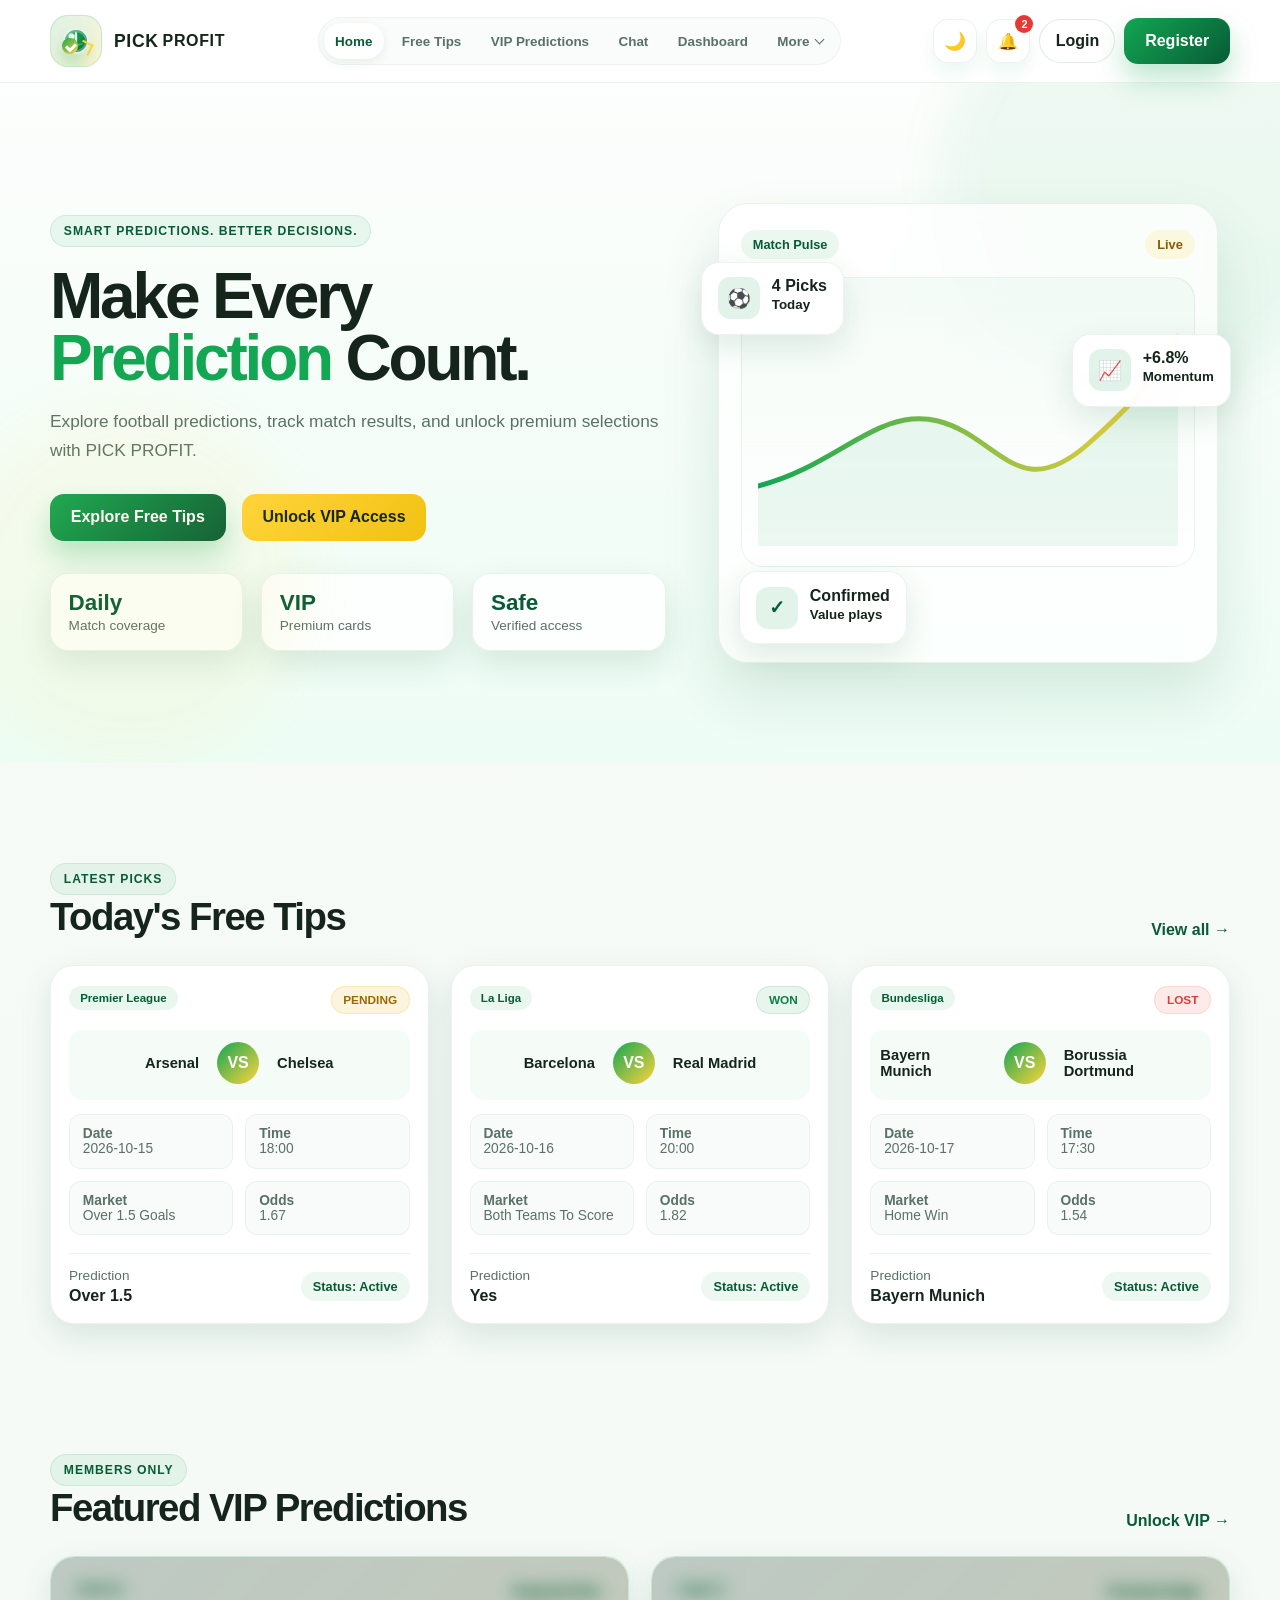
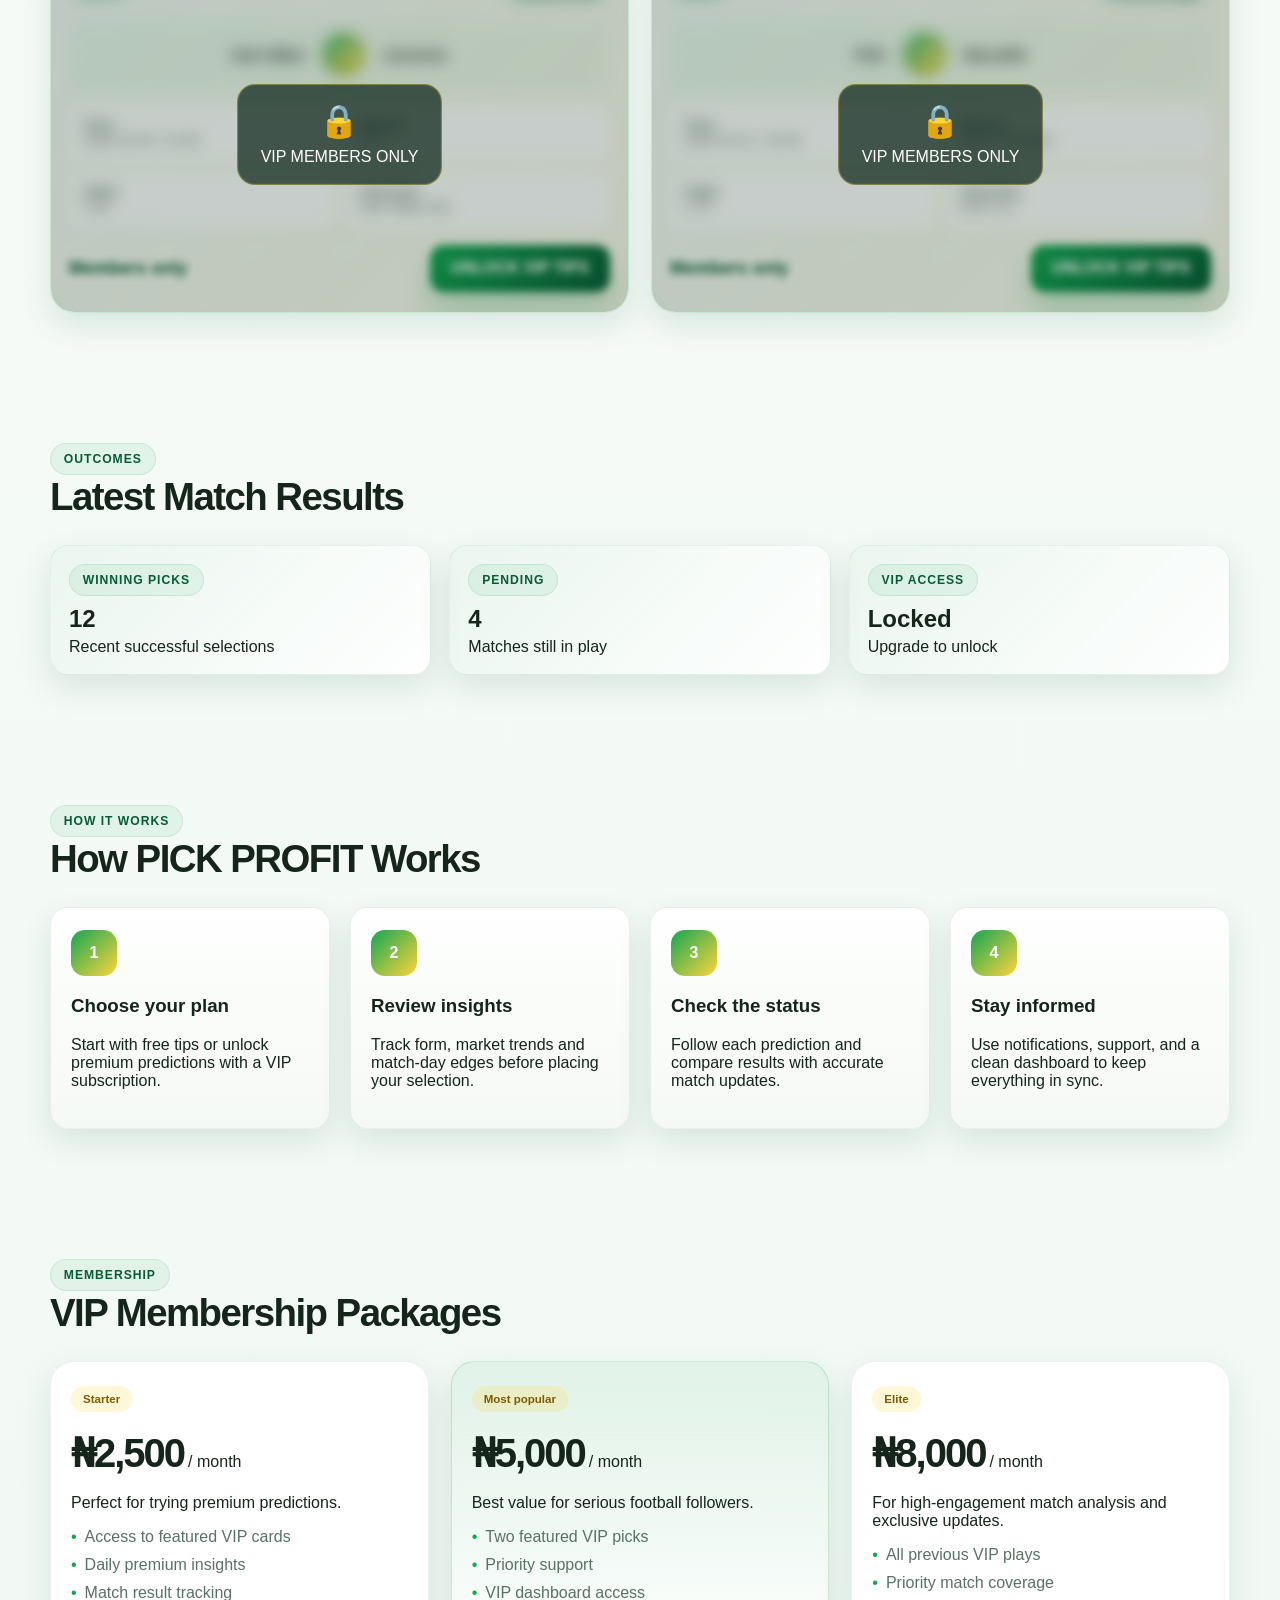
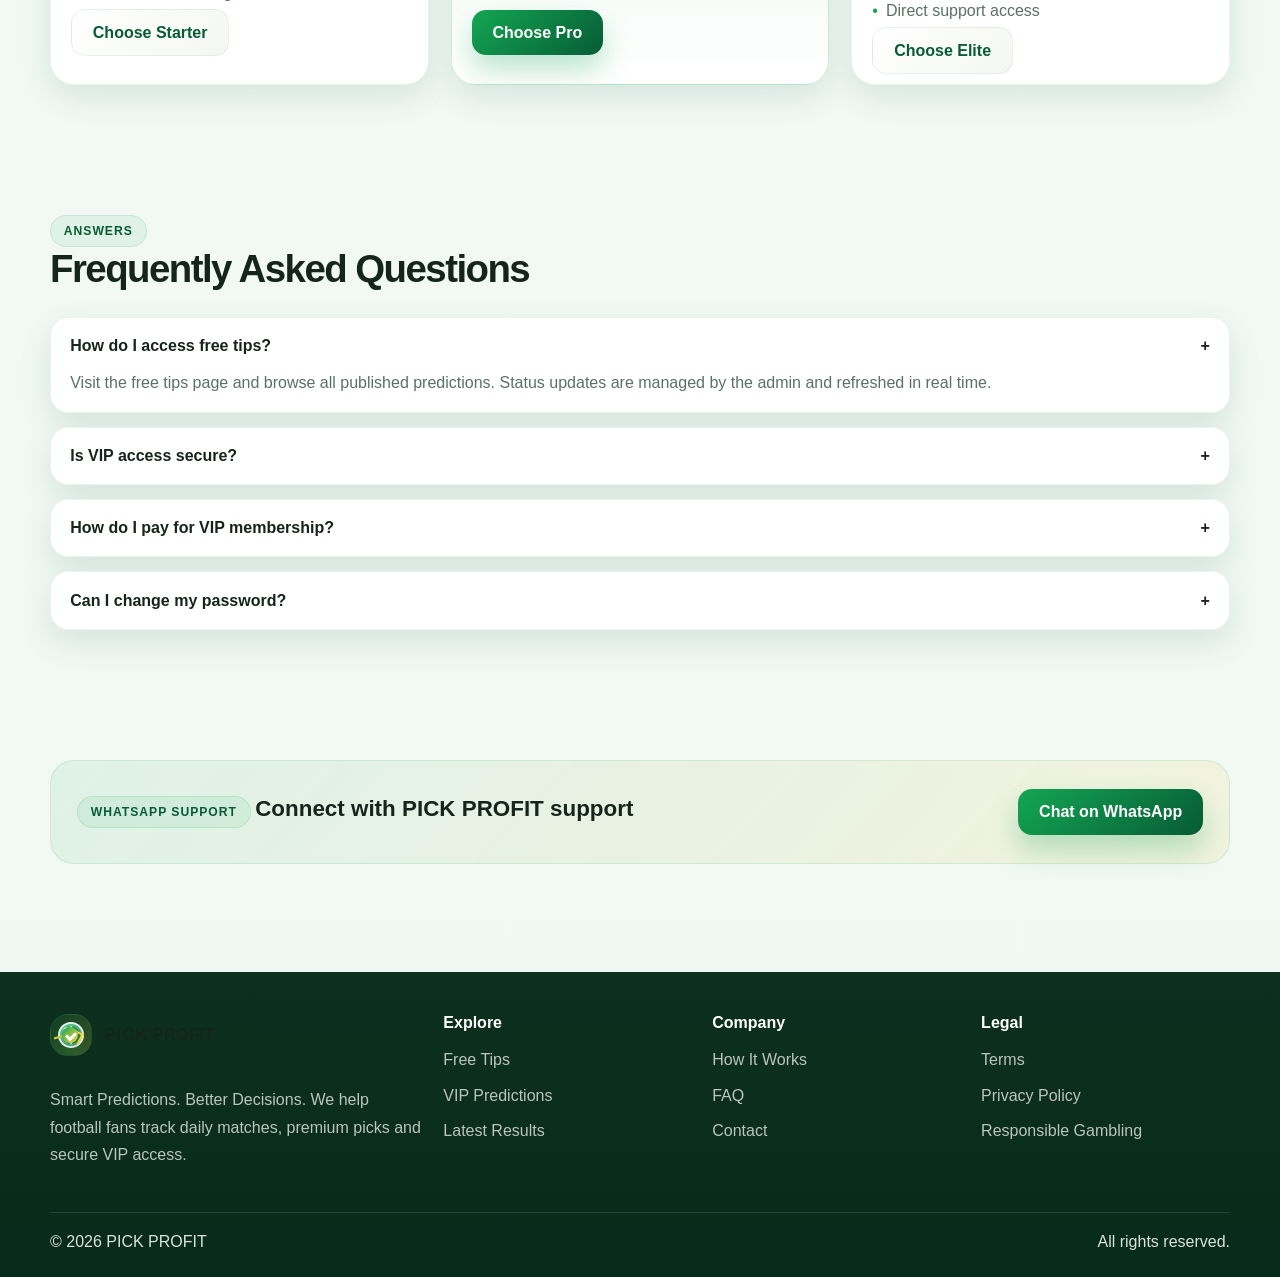
<file: Pick profit/index.html>
<!DOCTYPE html>
<html lang="en">
  <head>
    <meta charset="UTF-8" />
    <meta name="viewport" content="width=device-width, initial-scale=1.0" />
    <title>PICK PROFIT | Smart Predictions. Better Decisions.</title>
    <meta name="description" content="Professional football prediction website with VIP access, free tips, and match results." />
    <link rel="stylesheet" href="./css/styles.css" />
  </head>
  <body data-page="home">
    <div class="page-shell">
      <header id="site-header"></header>
      <div id="app"></div>
      <div id="toast" class="toast" aria-live="polite"></div>
    </div>
    <footer class="footer">
      <div class="container">
        <div class="footer-grid">
          <div>
            <div class="brand" style="margin-bottom: 14px;">
              <span class="logo-wrap" aria-hidden="true" style="width:42px; height:42px;">
                <span class="logo-ball"></span>
                <span class="logo-arrow"></span>
                <span class="logo-check"></span>
              </span>
              <span class="brand-wordmark"><strong>PICK</strong> PROFIT</span>
            </div>
            <p>Smart Predictions. Better Decisions. We help football fans track daily matches, premium picks and secure VIP access.</p>
          </div>
          <div>
            <h4>Explore</h4>
            <ul>
              <li><a href="free-tips.html">Free Tips</a></li>
              <li><a href="vip.html">VIP Predictions</a></li>
              <li><a href="index.html#results">Latest Results</a></li>
            </ul>
          </div>
          <div>
            <h4>Company</h4>
            <ul>
              <li><a href="index.html#how-it-works">How It Works</a></li>
              <li><a href="index.html#faq">FAQ</a></li>
              <li><a href="index.html#contact">Contact</a></li>
            </ul>
          </div>
          <div>
            <h4>Legal</h4>
            <ul>
              <li><a href="#">Terms</a></li>
              <li><a href="#">Privacy Policy</a></li>
              <li><a href="#">Responsible Gambling</a></li>
            </ul>
          </div>
        </div>
        <div class="footer-bottom">
          <span>© 2026 PICK PROFIT</span>
          <span>All rights reserved.</span>
        </div>
      </div>
    </footer>
    <script src="./js/app.js"></script>
  </body>
</html>
</file>
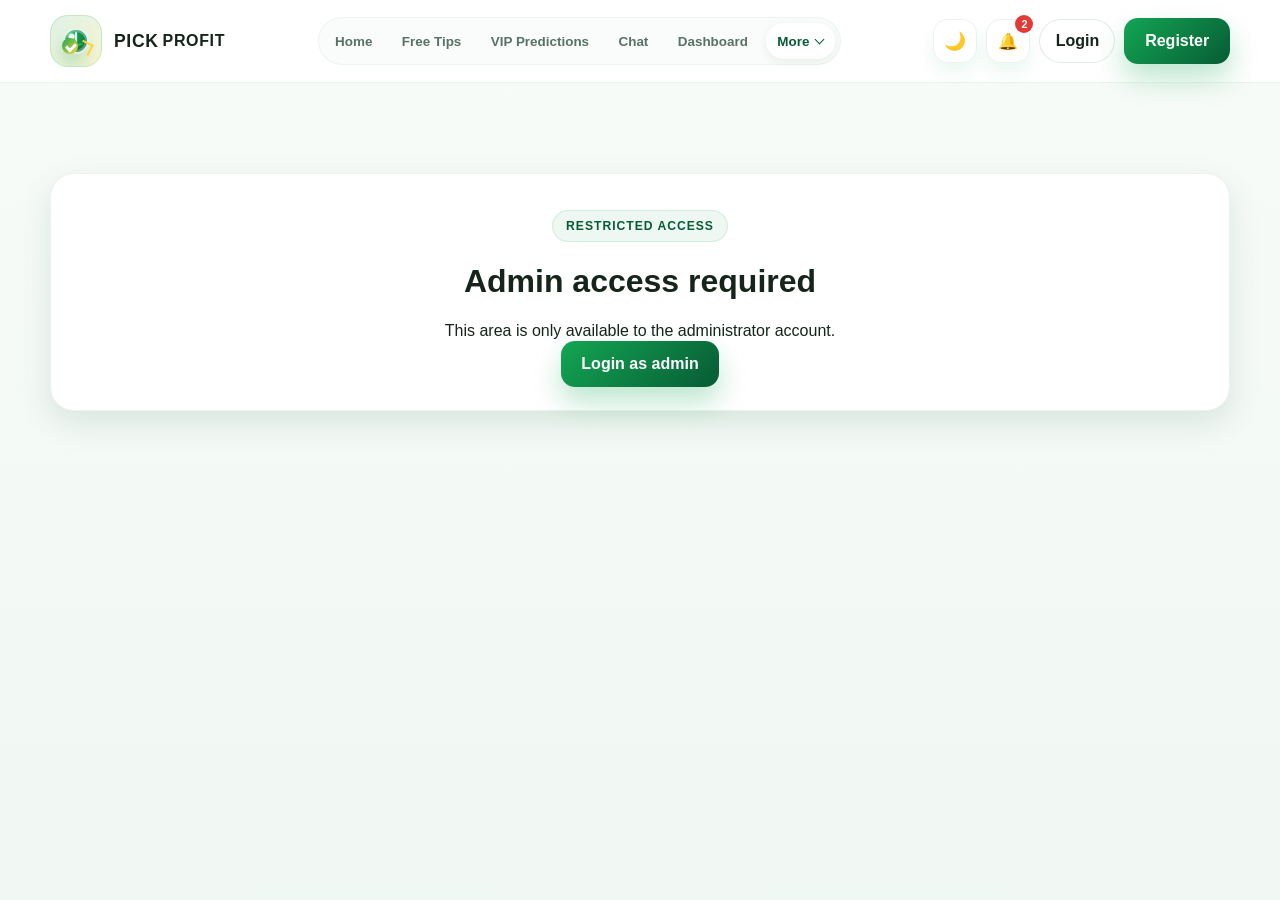
<file: Pick profit/admin.html>
<!DOCTYPE html>
<html lang="en">
  <head>
    <meta charset="UTF-8" />
    <meta name="viewport" content="width=device-width, initial-scale=1.0" />
    <title>Admin Dashboard | PICK PROFIT</title>
    <link rel="stylesheet" href="./css/styles.css" />
  </head>
  <body data-page="admin">
    <div class="page-shell">
      <header id="site-header"></header>
      <main id="app"></main>
      <div id="toast" class="toast" aria-live="polite"></div>
    </div>
    <script src="./js/app.js"></script>
  </body>
</html>
</file>
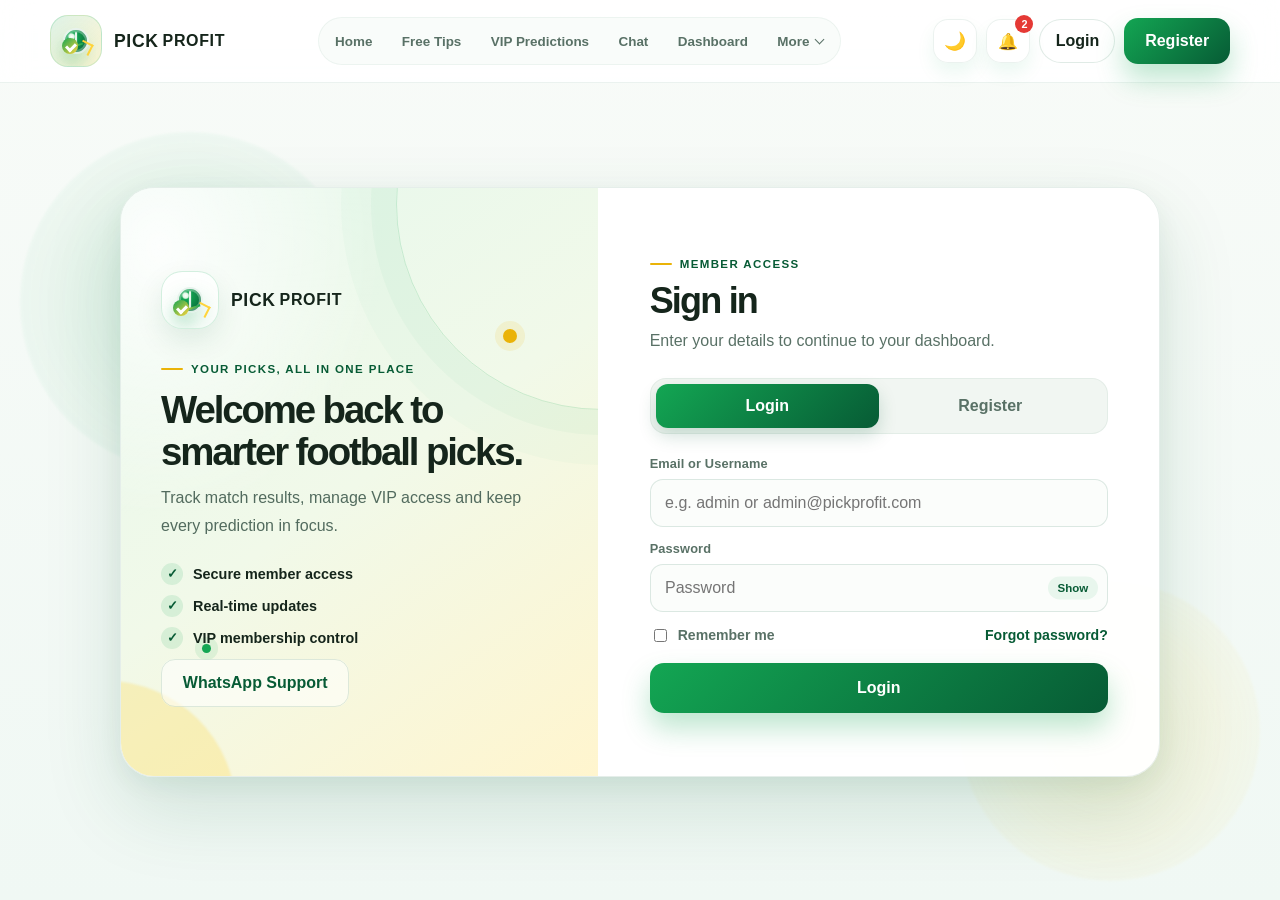
<file: Pick profit/auth.html>
<!DOCTYPE html>
<html lang="en">
  <head>
    <meta charset="UTF-8" />
    <meta name="viewport" content="width=device-width, initial-scale=1.0" />
    <title>Login / Register | PICK PROFIT</title>
    <link rel="stylesheet" href="./css/styles.css" />
  </head>
  <body data-page="auth">
    <div class="page-shell">
      <header id="site-header"></header>
      <main id="app"></main>
      <div id="toast" class="toast" aria-live="polite"></div>
    </div>
    <script src="./js/app.js"></script>
  </body>
</html>
</file>
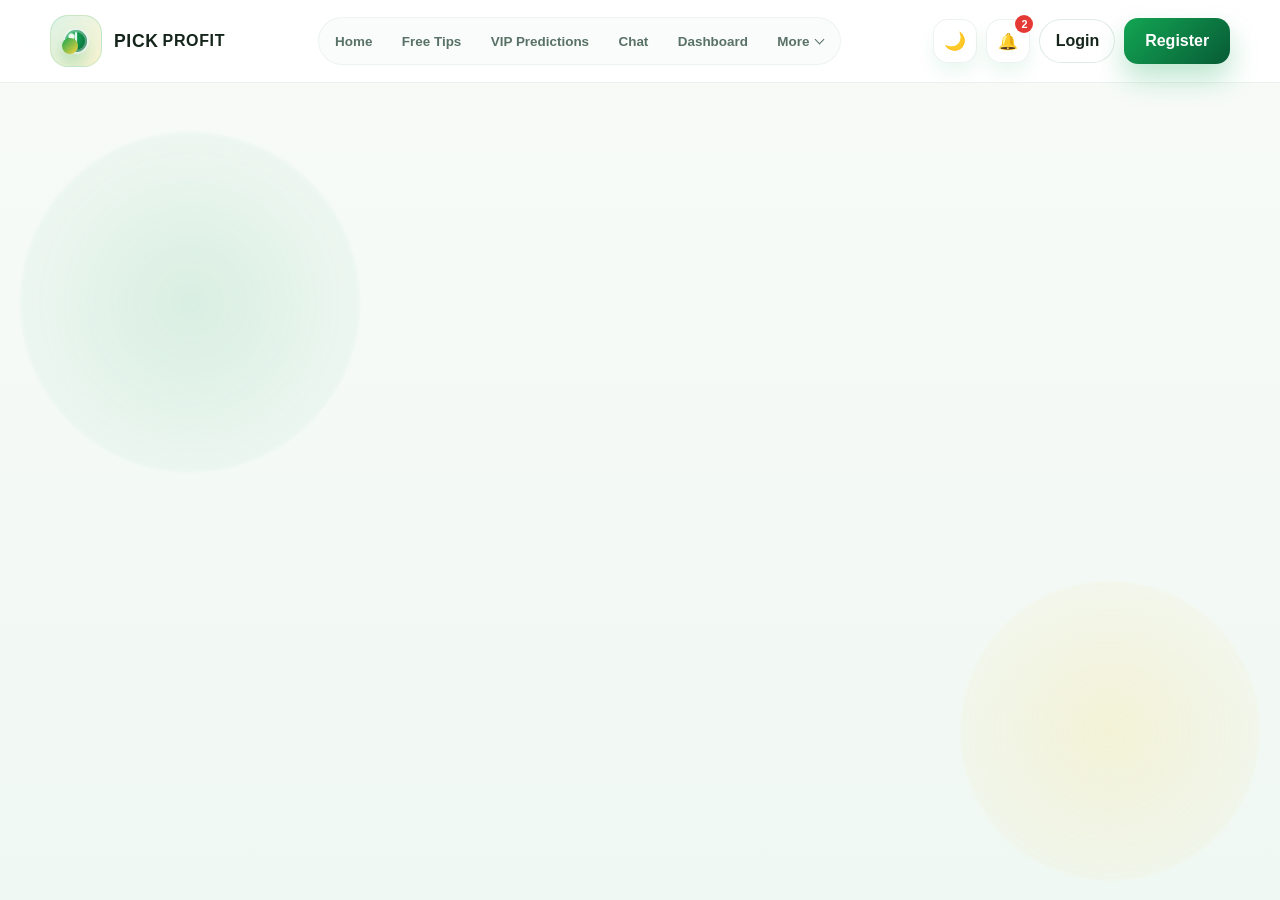
<file: Pick profit/chart.html>
<!DOCTYPE html>
<html lang="en">
  <head>
    <meta charset="UTF-8" />
    <meta http-equiv="refresh" content="0; url=./chat.html" />
    <meta name="viewport" content="width=device-width, initial-scale=1.0" />
    <title>Chat | PICK PROFIT</title>
    <link rel="stylesheet" href="./css/styles.css" />
  </head>
  <body>
    <div class="page-shell">
      <p style="padding: 40px; text-align:center;">Redirecting to support chat...</p>
    </div>
  </body>
</html>
</file>
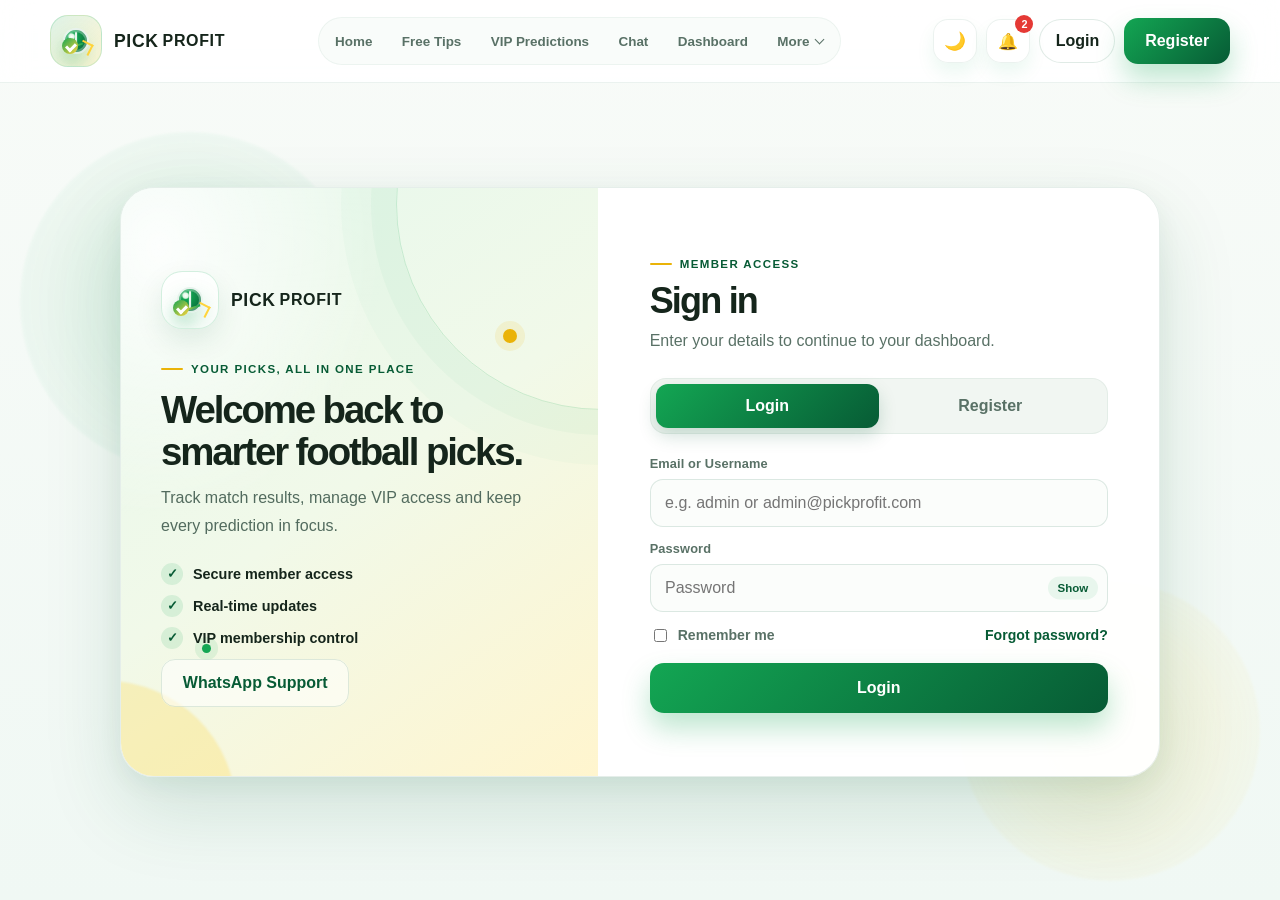
<file: Pick profit/chat.html>
<!DOCTYPE html>
<html lang="en">
  <head>
    <meta charset="UTF-8" />
    <meta name="viewport" content="width=device-width, initial-scale=1.0" />
    <title>Chat | PICK PROFIT</title>
    <link rel="stylesheet" href="./css/styles.css" />
  </head>
  <body data-page="chat">
    <div class="page-shell">
      <header id="site-header"></header>
      <main id="app"></main>
      <div id="toast" class="toast" aria-live="polite"></div>
    </div>
    <script src="./js/app.js"></script>
  </body>
</html>
</file>
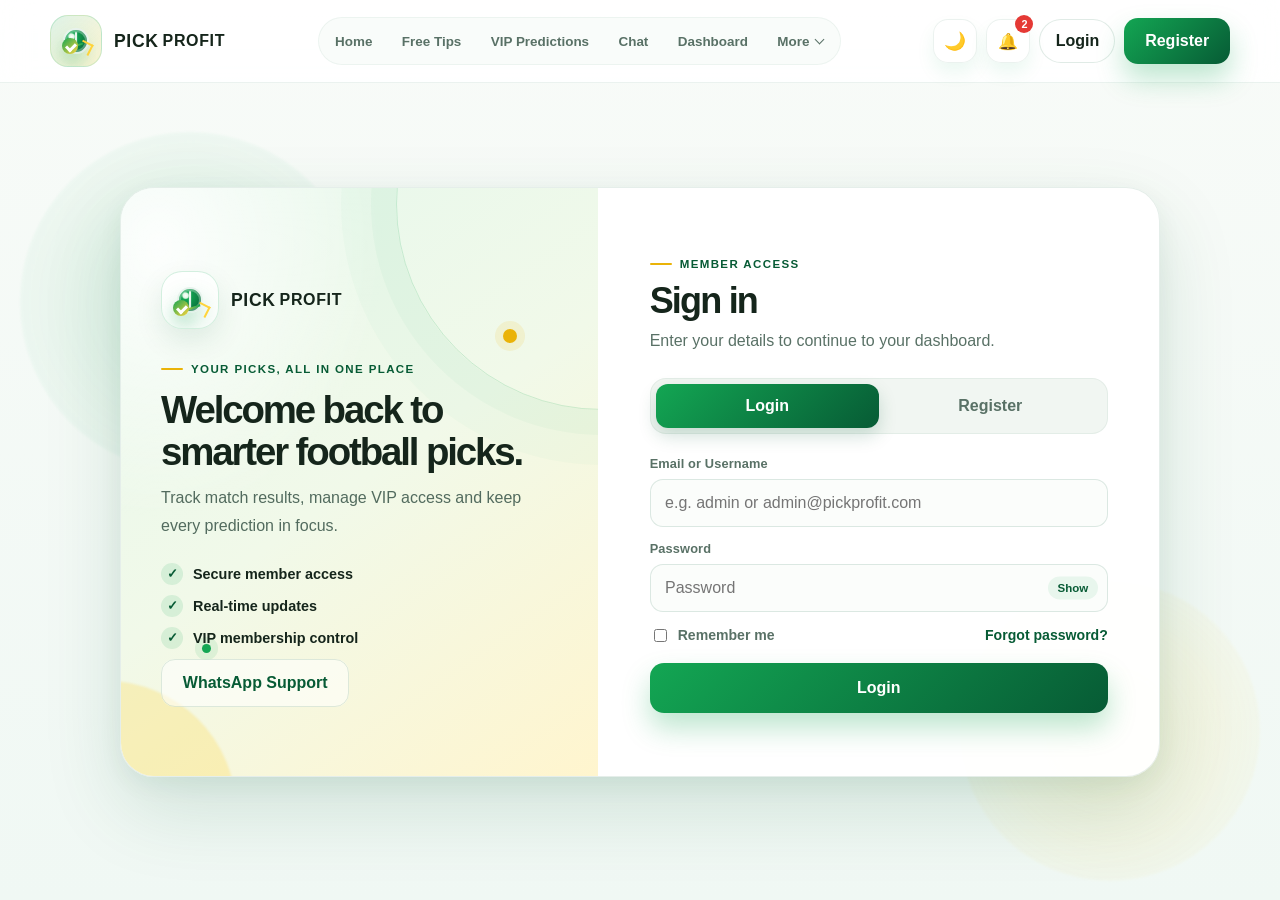
<file: Pick profit/dashboard.html>
<!DOCTYPE html>
<html lang="en">
  <head>
    <meta charset="UTF-8" />
    <meta name="viewport" content="width=device-width, initial-scale=1.0" />
    <title>Dashboard | PICK PROFIT</title>
    <link rel="stylesheet" href="./css/styles.css" />
  </head>
  <body data-page="dashboard">
    <div class="page-shell">
      <header id="site-header"></header>
      <main id="app"></main>
      <div id="toast" class="toast" aria-live="polite"></div>
    </div>
    <script src="./js/app.js"></script>
  </body>
</html>
</file>
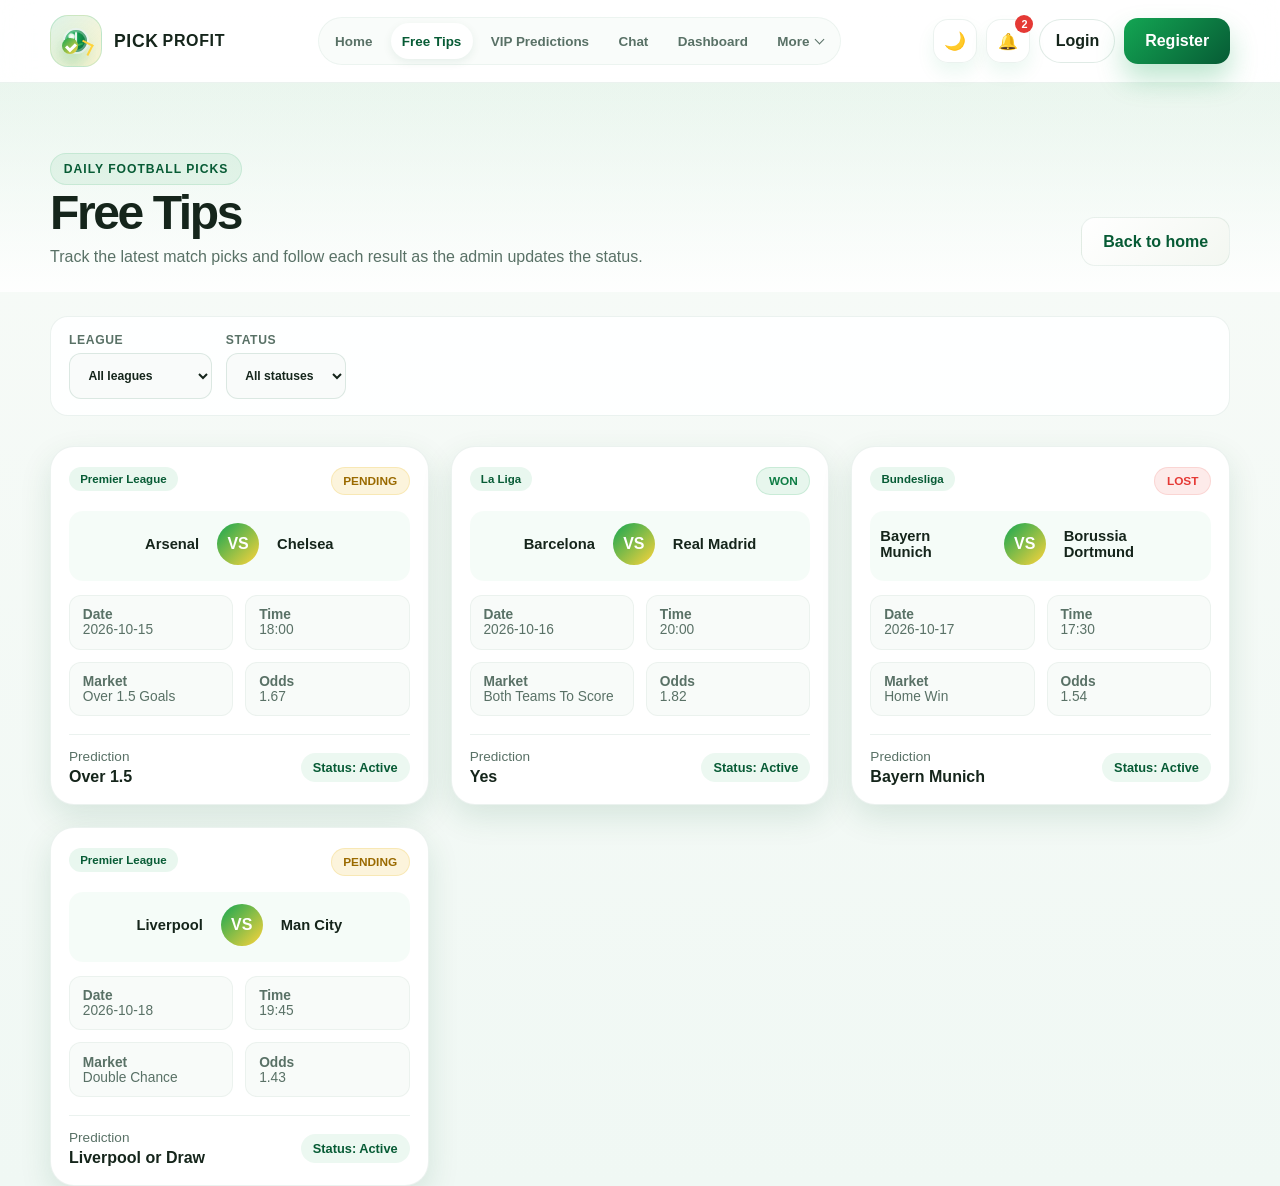
<file: Pick profit/free-tips.html>
<!DOCTYPE html>
<html lang="en">
  <head>
    <meta charset="UTF-8" />
    <meta name="viewport" content="width=device-width, initial-scale=1.0" />
    <title>Free Tips | PICK PROFIT</title>
    <link rel="stylesheet" href="./css/styles.css" />
  </head>
  <body data-page="free-tips">
    <div class="page-shell">
      <header id="site-header"></header>
      <main id="app"></main>
      <div id="toast" class="toast" aria-live="polite"></div>
    </div>
    <script src="./js/app.js"></script>
  </body>
</html>
</file>
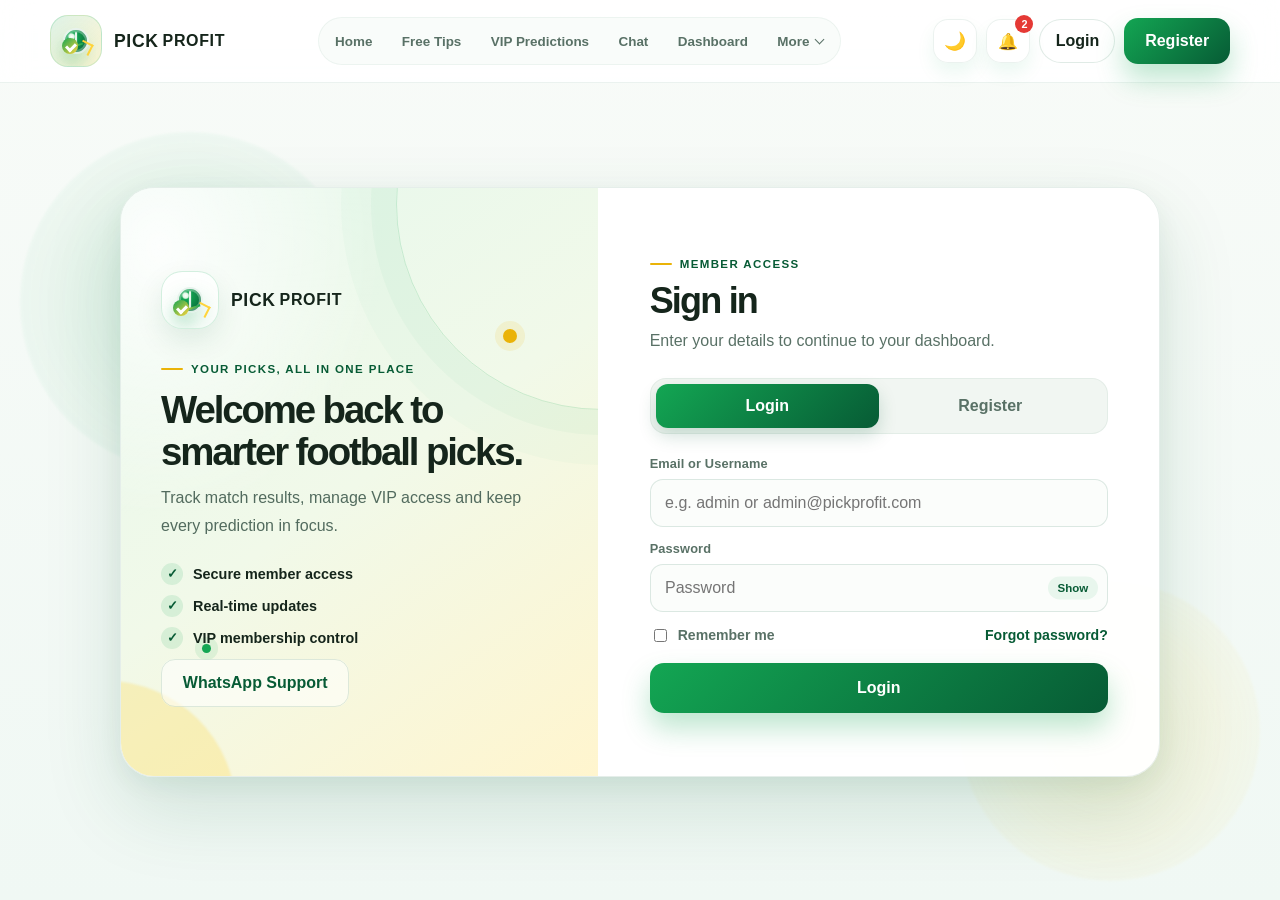
<file: Pick profit/payment.html>
<!DOCTYPE html>
<html lang="en">
  <head>
    <meta charset="UTF-8" />
    <meta name="viewport" content="width=device-width, initial-scale=1.0" />
    <title>VIP Payment | PICK PROFIT</title>
    <link rel="stylesheet" href="./css/styles.css" />
  </head>
  <body data-page="payment">
    <div class="page-shell">
      <header id="site-header"></header>
      <main id="app"></main>
      <div id="toast" class="toast" aria-live="polite"></div>
    </div>
    <script src="./js/app.js"></script>
  </body>
</html>
</file>
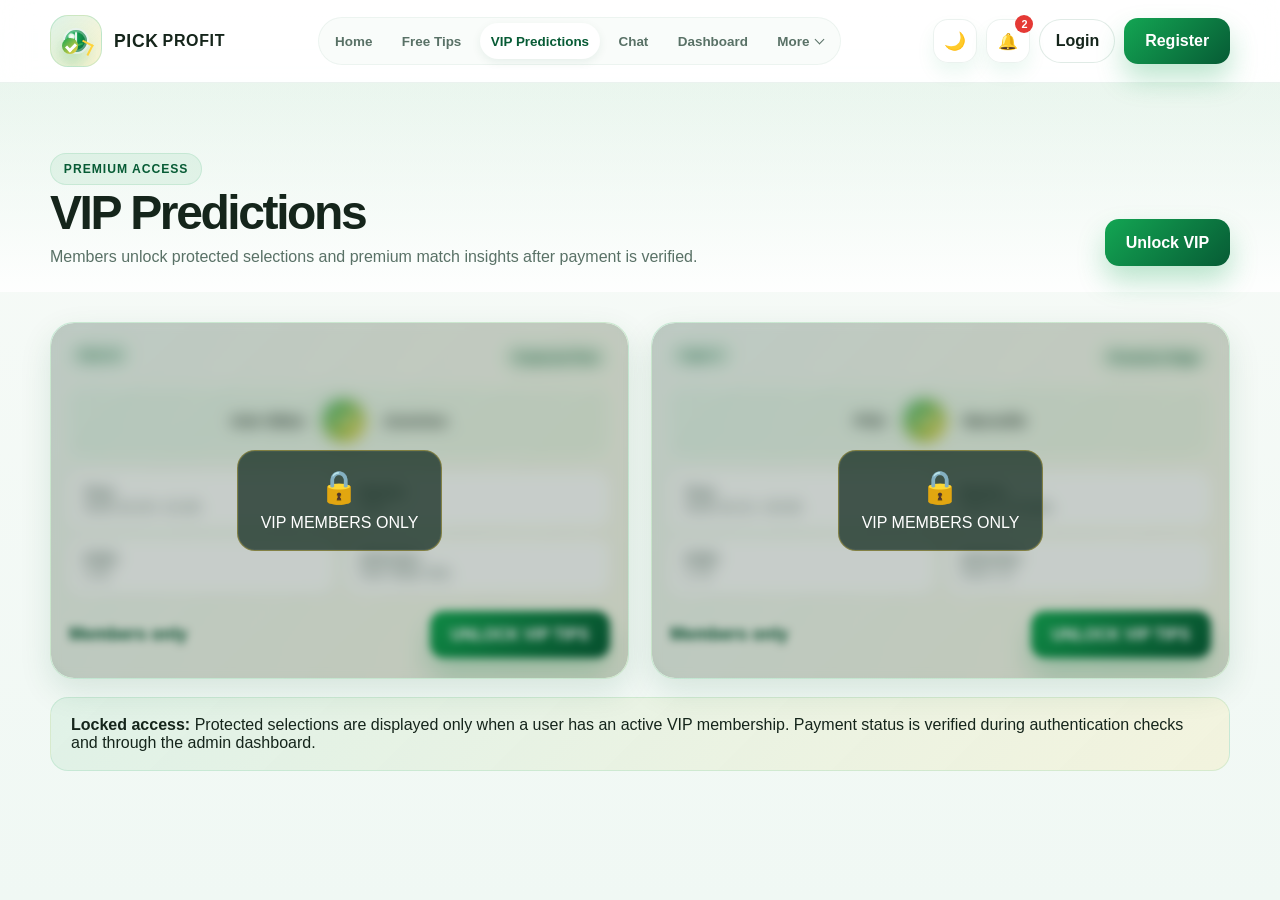
<file: Pick profit/vip.html>
<!DOCTYPE html>
<html lang="en">
  <head>
    <meta charset="UTF-8" />
    <meta name="viewport" content="width=device-width, initial-scale=1.0" />
    <title>VIP Predictions | PICK PROFIT</title>
    <link rel="stylesheet" href="./css/styles.css" />
  </head>
  <body data-page="vip">
    <div class="page-shell">
      <header id="site-header"></header>
      <main id="app"></main>
      <div id="toast" class="toast" aria-live="polite"></div>
    </div>
    <script src="./js/app.js"></script>
  </body>
</html>
</file>
<file: Pick profit/css/styles.css>
:root {
  --green-100: #ecfdf4;
  --green-200: #d9f8e9;
  --green-300: #7be1a4;
  --green-500: #13a653;
  --green-700: #075b35;
  --green-900: #0d2f1f;
  --yellow-300: #ffd43b;
  --yellow-500: #eab308;
  --red-500: #e53935;
  --bg: #f5f8f5;
  --text: #15251b;
  --muted: #597166;
  --card: #ffffff;
  --soft-card: #f9fbf9;
  --shadow: 0 12px 32px rgba(7, 91, 53, 0.12);
  --radius-lg: 24px;
  --radius-md: 18px;
  --radius-sm: 12px;
}

body[data-theme="dark"] {
  --bg: #091310;
  --text: #edf5f1;
  --muted: #a6b7b1;
  --card: #101c1a;
  --soft-card: #0f1918;
  --shadow: 0 18px 32px rgba(2, 9, 8, 0.5);
}

* { box-sizing: border-box; }
html { scroll-behavior: smooth; }
body {
  margin: 0;
  font-family: "Segoe UI", Tahoma, Geneva, Verdana, sans-serif;
  background: linear-gradient(180deg, #f8fbf8 0%, #f0f8f4 100%);
  color: var(--text);
  transition: background 0.25s ease, color 0.25s ease;
}
body[data-theme="dark"] {
  background: linear-gradient(180deg, #081211 0%, #0f1a18 100%);
  color: var(--text);
}
a { color: inherit; text-decoration: none; }
img { max-width: 100%; display: block; }
button, input, select, textarea { font: inherit; }
button { cursor: pointer; }

.container {
  width: min(1180px, calc(100% - 32px));
  margin: 0 auto;
}

.page-shell {
  min-height: 100vh;
}

.topbar {
  position: sticky;
  top: 0;
  z-index: 1000;
  backdrop-filter: blur(14px);
  background: rgba(255, 255, 255, 0.88);
  border-bottom: 1px solid rgba(7, 91, 53, 0.08);
  transition: all 0.3s ease;
}

.topbar.compact {
  box-shadow: 0 12px 24px rgba(7, 91, 53, 0.09);
  background: rgba(255,255,255,0.95);
}

.topbar-inner {
  display: flex;
  align-items: center;
  justify-content: space-between;
  gap: clamp(12px, 1.4vw, 20px);
  min-height: 82px;
  width: min(1180px, calc(100% - 32px));
  margin: 0 auto;
}

.brand {
  display: inline-flex;
  align-items: center;
  gap: 12px;
  color: var(--text);
  font-weight: 800;
  letter-spacing: 0.04em;
}

.logo-wrap {
  position: relative;
  width: 52px;
  height: 52px;
  display: flex;
  align-items: center;
  justify-content: center;
  border-radius: 18px;
  background: linear-gradient(135deg, rgba(19,166,83,0.14), rgba(255,212,59,0.22));
  border: 1px solid rgba(19,166,83,0.18);
  overflow: hidden;
  transition: transform 0.3s ease, box-shadow 0.3s ease;
}

.logo-wrap:hover {
  transform: translateY(-2px);
  box-shadow: 0 12px 30px rgba(19,166,83,0.18);
}

.logo-wrap::before {
  content: "";
  position: absolute;
  inset: 0;
  background: linear-gradient(120deg, transparent 0%, rgba(255,255,255,0.8) 45%, transparent 100%);
  transform: translateX(-130%);
  animation: logoShine 6s linear infinite;
}

@keyframes logoShine {
  0% { transform: translateX(-130%); }
  100% { transform: translateX(130%); }
}

.logo-ball {
  position: relative;
  width: 26px;
  height: 26px;
  border-radius: 50%;
  background: radial-gradient(circle at 30% 30%, #ffffff 0%, #dff8e6 12%, var(--green-500) 18%, var(--green-700) 100%);
  border: 2px solid rgba(255,255,255,0.9);
  box-shadow: inset 0 0 0 2px rgba(255,255,255,0.3), 0 12px 22px rgba(19,166,83,0.25);
  animation: rotateBall 8s ease-in-out infinite;
}

.logo-ball::before {
  content: "";
  position: absolute;
  inset: 0;
  border-radius: 50%;
  background: linear-gradient(90deg, transparent 0 50%, rgba(255,255,255,0.9) 50% 52%, transparent 52% 100%);
}

.logo-ball::after {
  content: "";
  position: absolute;
  left: 50%;
  top: 50%;
  width: 2px;
  height: 18px;
  transform: translate(-50%, -50%);
  border-radius: 999px;
  background: rgba(255,255,255,0.9);
  box-shadow: 0 0 0 1px rgba(255,255,255,0.1);
}

@keyframes rotateBall {
  0%, 100% { transform: rotate(0deg); }
  50% { transform: rotate(10deg); }
}

.logo-arrow {
  position: absolute;
  width: 28px;
  height: 12px;
  right: 8px;
  bottom: 10px;
  transform: rotate(-18deg);
}

.logo-arrow::before {
  content: "";
  position: absolute;
  inset: 0 auto 0 0;
  width: 20px;
  height: 2px;
  background: linear-gradient(90deg, var(--yellow-300), var(--green-500));
  transform-origin: left center;
  animation: drawArrow 2.8s ease-out infinite;
}

.logo-arrow::after {
  content: "";
  position: absolute;
  right: 1px;
  top: 0;
  width: 10px;
  height: 10px;
  border-top: 2px solid var(--yellow-300);
  border-right: 2px solid var(--yellow-300);
  transform: rotate(45deg);
  animation: drawArrowHead 2.8s ease-out infinite;
}

@keyframes drawArrow {
  0% { width: 0; opacity: 0; }
  20% { opacity: 1; }
  100% { width: 20px; opacity: 1; }
}

@keyframes drawArrowHead {
  0%, 18% { opacity: 0; }
  35% { opacity: 1; }
  100% { opacity: 1; }
}

.logo-check {
  position: absolute;
  left: 11px;
  bottom: 12px;
  width: 16px;
  height: 16px;
  border-radius: 50%;
  background: linear-gradient(135deg, var(--green-500), var(--yellow-300));
  box-shadow: 0 8px 16px rgba(19,166,83,0.2);
}

.logo-check::before {
  content: "";
  position: absolute;
  left: 4px;
  top: 5px;
  width: 7px;
  height: 4px;
  border-left: 3px solid white;
  border-bottom: 3px solid white;
  transform: rotate(-45deg);
  animation: checkReveal 2.6s ease forwards;
}

@keyframes checkReveal {
  0% { width: 0; height: 0; opacity: 0; }
  50% { opacity: 1; }
  100% { width: 7px; height: 4px; opacity: 1; }
}

.brand-wordmark {
  font-size: 1rem;
  display: flex;
  align-items: center;
  gap: 4px;
  text-transform: uppercase;
}

.brand-wordmark strong { font-size: 1.1rem; }

.main-nav {
  display: flex;
  align-items: center;
  justify-content: center;
  gap: clamp(4px, 0.55vw, 9px);
  padding: 5px;
  border: 1px solid rgba(7,91,53,0.055);
  border-radius: 999px;
  background: rgba(248,251,249,0.76);
  font-size: 0.84rem;
  font-weight: 700;
  white-space: nowrap;
}

.main-nav a {
  position: relative;
  color: var(--muted);
  padding: 0.65rem 0.7rem;
  border-radius: 999px;
  transition: color 0.2s ease, background 0.2s ease, box-shadow 0.2s ease;
}

.nav-more {
  position: relative;
}

.nav-more summary {
  display: flex;
  align-items: center;
  gap: 7px;
  list-style: none;
  cursor: pointer;
  color: var(--muted);
  padding: 0.65rem 0.7rem;
  border-radius: 999px;
  font-weight: 700;
  transition: color 0.2s ease, background 0.2s ease;
}

.nav-more summary::-webkit-details-marker { display: none; }

.nav-more summary::after {
  content: "";
  width: 6px;
  height: 6px;
  margin-top: -3px;
  border-right: 1.5px solid currentColor;
  border-bottom: 1.5px solid currentColor;
  transform: rotate(45deg);
  transition: transform 0.18s ease, margin 0.18s ease;
}

.nav-more[open] summary::after {
  margin-top: 3px;
  transform: rotate(225deg);
}

.main-nav a:hover,
.main-nav a.active,
.nav-more summary:hover,
.nav-more summary.active,
.nav-more[open] summary {
  color: var(--green-700);
  background: #fff;
  box-shadow: 0 3px 10px rgba(7,91,53,0.08);
}

.nav-more-menu {
  position: absolute;
  top: calc(100% + 12px);
  right: 0;
  min-width: 208px;
  display: grid;
  gap: 3px;
  padding: 7px;
  border: 1px solid rgba(7,91,53,0.08);
  border-radius: 16px;
  background: var(--card);
  box-shadow: 0 18px 38px rgba(7,91,53,0.16);
  animation: navMenuEnter 160ms ease both;
}

.nav-more-menu a {
  display: block;
  padding: 0.72rem 0.8rem;
  border-radius: 10px;
  color: var(--text);
  transition: color 0.18s ease, background 0.18s ease;
}

.nav-more-menu a:hover,
.nav-more-menu a.active {
  color: var(--green-700);
  background: rgba(19,166,83,0.08);
}

@keyframes navMenuEnter {
  from { opacity: 0; transform: translateY(-5px); }
  to { opacity: 1; transform: translateY(0); }
}

.top-actions {
  display: flex;
  align-items: center;
  gap: 9px;
  flex: 0 0 auto;
}

.theme-toggle-icon {
  display: inline-flex;
  align-items: center;
  justify-content: center;
  font-size: 1.1rem;
}

.icon-btn {
  position: relative;
  display: inline-flex;
  align-items: center;
  justify-content: center;
  width: 44px;
  height: 44px;
  border-radius: 15px;
  border: 1px solid rgba(7,91,53,0.08);
  background: rgba(255,255,255,0.9);
  box-shadow: 0 10px 18px rgba(19,166,83,0.08);
  color: var(--text);
  transition: transform 0.2s ease, background 0.2s ease, border-color 0.2s ease;
}

.icon-btn:hover {
  transform: translateY(-1px);
  border-color: rgba(19,166,83,0.2);
  background: #fff;
}

body[data-theme="dark"] .topbar {
  background: rgba(11, 18, 17, 0.82);
  border-color: rgba(255,255,255,0.08);
}

body[data-theme="dark"] .topbar.compact {
  background: rgba(11,18,17,0.96);
}

body[data-theme="dark"] .main-nav {
  background: rgba(255,255,255,0.035);
  border-color: rgba(255,255,255,0.07);
}

body[data-theme="dark"] .main-nav a:hover,
body[data-theme="dark"] .main-nav a.active {
  color: #a8efc2;
  background: rgba(19,166,83,0.17);
  box-shadow: none;
}

body[data-theme="dark"] .nav-more summary:hover,
body[data-theme="dark"] .nav-more summary.active,
body[data-theme="dark"] .nav-more[open] summary {
  color: #a8efc2;
  background: rgba(19,166,83,0.17);
  box-shadow: none;
}

body[data-theme="dark"] .nav-more-menu {
  border-color: rgba(255,255,255,0.08);
  background: var(--card);
}

body[data-theme="dark"] .nav-more-menu a:hover,
body[data-theme="dark"] .nav-more-menu a.active {
  color: #a8efc2;
  background: rgba(19,166,83,0.15);
}

body[data-theme="dark"] .mobile-drawer {
  border-color: rgba(255,255,255,0.08);
  background: rgba(16,28,26,0.98);
  box-shadow: 0 22px 44px rgba(0,0,0,0.28);
}

body[data-theme="dark"] .mobile-nav-group + .mobile-nav-group,
body[data-theme="dark"] .mobile-nav-actions {
  border-color: rgba(255,255,255,0.08);
}

body[data-theme="dark"] .mobile-nav a:hover,
body[data-theme="dark"] .mobile-nav a.active {
  color: #a8efc2;
  background: rgba(19,166,83,0.15);
  border-color: rgba(19,166,83,0.18);
}

body[data-theme="dark"] .mobile-nav .mobile-logout {
  color: #ff9e9b;
  border-color: rgba(229,57,53,0.2);
  background: rgba(229,57,53,0.1);
}

body[data-theme="dark"] .icon-btn,
body[data-theme="dark"] .nav-pill,
body[data-theme="dark"] .user-menu,
body[data-theme="dark"] .menu-dropdown,
body[data-theme="dark"] .notification-panel,
body[data-theme="dark"] .mobile-nav a,
body[data-theme="dark"] .mobile-nav button,
body[data-theme="dark"] .main-nav a,
body[data-theme="dark"] .list-card li,
body[data-theme="dark"] .form-field input,
body[data-theme="dark"] .form-field textarea,
body[data-theme="dark"] .inline-select {
  background: rgba(16, 28, 26, 0.9);
  color: var(--text);
  border-color: rgba(255,255,255,0.08);
}

body[data-theme="dark"] .list-card li,
body[data-theme="dark"] .table-wrap,
body[data-theme="dark"] .card {
  background: var(--card);
}

body[data-theme="dark"] .notification-list li,
body[data-theme="dark"] .table-plain th,
body[data-theme="dark"] .table-plain td,
body[data-theme="dark"] .faq-item,
body[data-theme="dark"] .article-card,
body[data-theme="dark"] .result-card,
body[data-theme="dark"] .package-card,
body[data-theme="dark"] .tip-card,
body[data-theme="dark"] .bank-card,
body[data-theme="dark"] .promo-card,
body[data-theme="dark"] .member-card,
body[data-theme="dark"] .chat-shell,
body[data-theme="dark"] .chat-sidebar,
body[data-theme="dark"] .chat-thread,
body[data-theme="dark"] .chat-message,
body[data-theme="dark"] .chat-panel,
body[data-theme="dark"] .chat-form textarea,
body[data-theme="dark"] .chat-messages {
  border-color: rgba(255,255,255,0.08);
}

body[data-theme="dark"] .chat-shell,
body[data-theme="dark"] .chat-panel,
body[data-theme="dark"] .chat-message,
body[data-theme="dark"] .chat-thread,
body[data-theme="dark"] .chat-sidebar,
body[data-theme="dark"] .chat-form textarea,
body[data-theme="dark"] .chat-messages {
  background: var(--card);
}

body[data-theme="dark"] .auth-card {
  background: var(--card);
  border-color: rgba(255,255,255,0.08);
  box-shadow: 0 32px 80px rgba(0,0,0,0.38);
}

body[data-theme="dark"] .auth-visual {
  background:
    radial-gradient(ellipse at 8% 10%, rgba(255,255,255,0.08), transparent 36%),
    linear-gradient(145deg, #102d20 0%, #153326 52%, #333019 100%);
}

body[data-theme="dark"] .auth-visual-copy p {
  color: #c0d2c9;
}

body[data-theme="dark"] .auth-visual .premium-list li,
body[data-theme="dark"] .auth-visual h2 {
  color: #f2f8f4;
}

body[data-theme="dark"] .auth-support-row .btn {
  color: #f2f8f4;
  border-color: rgba(255,255,255,0.16);
  background: rgba(255,255,255,0.08);
}

body[data-theme="dark"] .form-toggle {
  background: rgba(255,255,255,0.05);
  border-color: rgba(255,255,255,0.08);
}

body[data-theme="dark"] .form-toggle button.active {
  color: #fff;
}

body[data-theme="dark"] .form-field input {
  background: rgba(16,28,26,0.9);
  border-color: rgba(255,255,255,0.1);
}

body[data-theme="dark"] .form-field input:focus {
  background: rgba(16,28,26,1);
}

body[data-theme="dark"] .form-field input[type="file"]::file-selector-button {
  background: rgba(19,166,83,0.18);
  color: #a8efc2;
}

body[data-theme="dark"] .main-nav a,
body[data-theme="dark"] .mobile-nav a,
body[data-theme="dark"] .mobile-nav button {
  color: var(--text);
}

.bell-count {
  position: absolute;
  top: -5px;
  right: -4px;
  min-width: 18px;
  height: 18px;
  display: grid;
  place-items: center;
  border-radius: 999px;
  background: var(--red-500);
  color: #fff;
  font-size: 0.68rem;
  font-weight: 700;
  padding: 0 4px;
}

.btn {
  border: none;
  border-radius: 14px;
  padding: 0.9rem 1.3rem;
  font-weight: 700;
  transition: transform 0.2s ease, box-shadow 0.2s ease, opacity 0.2s ease;
}

.btn:hover {
  transform: translateY(-2px);
}

.btn-primary {
  background: linear-gradient(135deg, var(--green-500), var(--green-700));
  color: #fff;
  box-shadow: 0 15px 28px rgba(19,166,83,0.28);
}

.btn-secondary {
  background: linear-gradient(135deg, #fff, #f3f7f1);
  border: 1px solid rgba(7,91,53,0.08);
  color: var(--green-700);
}

.btn-warning {
  background: linear-gradient(135deg, var(--yellow-300), #f1c212);
  color: var(--text);
}

.nav-pill {
  display: inline-flex;
  align-items: center;
  justify-content: center;
  min-height: 44px;
  padding: 0.65rem 0.95rem;
  border-radius: 999px;
  border: 1px solid rgba(7,91,53,0.12);
  background: rgba(255,255,255,0.92);
  color: var(--text);
  font-weight: 700;
}

.user-menu {
  position: relative;
  display: inline-flex;
  align-items: center;
  gap: 10px;
  min-height: 44px;
  padding: 0.35rem 0.7rem 0.35rem 0.4rem;
  border-radius: 999px;
  background: rgba(19,166,83,0.08);
  border: 1px solid rgba(19,166,83,0.12);
  color: var(--green-700);
  font-weight: 700;
}

.user-menu .avatar {
  width: 32px;
  height: 32px;
  display: grid;
  place-items: center;
  border-radius: 50%;
  background: linear-gradient(135deg, var(--green-500), var(--yellow-300));
  color: white;
  font-size: 0.9rem;
}

.menu-dropdown {
  position: absolute;
  top: calc(100% + 12px);
  right: 0;
  min-width: 180px;
  background: white;
  border-radius: 16px;
  box-shadow: 0 20px 40px rgba(7,91,53,0.18);
  border: 1px solid rgba(7,91,53,0.08);
  overflow: hidden;
  opacity: 0;
  visibility: hidden;
  transform: translateY(-8px);
  transition: all 0.2s ease;
}

.user-menu:hover .menu-dropdown,
.user-menu:focus-within .menu-dropdown,
.user-menu.open .menu-dropdown {
  opacity: 1;
  visibility: visible;
  transform: translateY(0);
}

.menu-dropdown a,
.menu-dropdown button {
  display: block;
  width: 100%;
  text-align: left;
  background: transparent;
  border: none;
  padding: 0.9rem 1rem;
  color: var(--text);
  font-weight: 600;
}

.menu-dropdown a:hover,
.menu-dropdown button:hover {
  background: #f5faf6;
}

.notification-wrap {
  position: relative;
}

.mobile-toggle {
  display: none;
}

.mobile-drawer {
  display: none;
}

.mobile-nav-group {
  min-width: 0;
  display: grid;
  align-content: start;
  gap: 5px;
}

.mobile-nav-label {
  display: block;
  padding: 0 0.7rem 0.45rem;
  color: var(--muted);
  font-size: 0.68rem;
  font-weight: 800;
  letter-spacing: 0.1em;
  text-transform: uppercase;
}

.mobile-nav-actions {
  display: flex;
  align-items: center;
  justify-content: flex-end;
  gap: 10px;
  padding-top: 14px;
  border-top: 1px solid rgba(7,91,53,0.08);
}

.mobile-nav-actions .theme-switch-mobile {
  width: auto;
  min-width: 150px;
  margin: 0;
}

.mobile-nav .mobile-logout {
  width: auto;
  border: 1px solid rgba(229,57,53,0.14);
  border-radius: 12px;
  padding: 0.72rem 0.95rem;
  background: rgba(229,57,53,0.06);
  color: var(--red-500);
}

.hero {
  position: relative;
  overflow: hidden;
  padding: 90px 0 70px;
  background: linear-gradient(180deg, rgba(255,255,255,0.66) 0%, rgba(236,253,244,0.88) 100%);
}

.hero::before,
.hero::after {
  content: "";
  position: absolute;
  border-radius: 50%;
  filter: blur(24px);
  opacity: 0.5;
  animation: floatBlob 12s ease-in-out infinite alternate;
}

.hero::before {
  width: 420px;
  height: 420px;
  background: rgba(19,166,83,0.13);
  top: -110px;
  right: -80px;
}

.hero::after {
  width: 360px;
  height: 360px;
  background: rgba(255,212,59,0.12);
  bottom: 0;
  left: -50px;
  animation-delay: 2s;
}

@keyframes floatBlob {
  0% { transform: translateY(0) scale(1); }
  100% { transform: translateY(18px) scale(1.06); }
}

.hero-grid {
  position: relative;
  display: grid;
  grid-template-columns: 1.08fr 0.92fr;
  gap: 40px;
  align-items: center;
}

.eyebrow {
  display: inline-flex;
  align-items: center;
  gap: 8px;
  padding: 0.5rem 0.8rem;
  border-radius: 999px;
  background: rgba(19,166,83,0.08);
  border: 1px solid rgba(19,166,83,0.12);
  color: var(--green-700);
  font-size: 0.76rem;
  text-transform: uppercase;
  letter-spacing: 0.08em;
  font-weight: 800;
}

.hero h1 {
  margin: 1.2rem 0 1rem;
  font-size: clamp(2.5rem, 5vw, 4.6rem);
  line-height: 0.96;
  letter-spacing: -0.05em;
}

.hero h1 .accent {
  color: var(--green-500);
}

.hero p {
  font-size: 1.08rem;
  line-height: 1.7;
  max-width: 620px;
  color: var(--muted);
}

.hero-actions {
  display: flex;
  flex-wrap: wrap;
  gap: 16px;
  margin-top: 1.8rem;
}

.hero-stats {
  display: grid;
  grid-template-columns: repeat(3, minmax(110px, 1fr));
  gap: 18px;
  margin-top: 2rem;
}

.metric {
  padding: 1rem 1.1rem;
  border-radius: var(--radius-md);
  background: rgba(255,255,255,0.8);
  border: 1px solid rgba(7,91,53,0.08);
  box-shadow: var(--shadow);
}

.metric strong {
  display: block;
  font-size: 1.4rem;
  color: var(--green-700);
}

.metric span {
  color: var(--muted);
  font-size: 0.85rem;
}

.hero-visual {
  position: relative;
  min-height: 520px;
  display: flex;
  align-items: center;
  justify-content: center;
}

.graph-panel {
  position: relative;
  width: min(100%, 500px);
  min-height: 460px;
  padding: 26px 22px;
  background: rgba(255,255,255,0.75);
  border: 1px solid rgba(7,91,53,0.08);
  border-radius: 30px;
  box-shadow: 0 30px 60px rgba(7,91,53,0.12);
  backdrop-filter: blur(10px);
}

.graph-top {
  display: flex;
  justify-content: space-between;
  align-items: center;
  margin-bottom: 18px;
}

.pill {
  display: inline-flex;
  align-items: center;
  gap: 8px;
  padding: 0.45rem 0.75rem;
  border-radius: 999px;
  background: rgba(19,166,83,0.08);
  color: var(--green-700);
  font-size: 0.8rem;
  font-weight: 700;
}

.chart-card {
  position: relative;
  height: 290px;
  padding: 18px 16px 12px;
  border-radius: 22px;
  background: linear-gradient(180deg, rgba(19,166,83,0.04), rgba(255,255,255,0.8));
  border: 1px solid rgba(7,91,53,0.08);
  overflow: hidden;
}

.chart svg {
  width: 100%;
  height: 100%;
}

.floating-card {
  position: absolute;
  display: flex;
  gap: 12px;
  padding: 0.9rem 1rem;
  border-radius: 18px;
  background: rgba(255,255,255,0.96);
  border: 1px solid rgba(7,91,53,0.08);
  box-shadow: var(--shadow);
  font-weight: 700;
}

.floating-card.top-left {
  left: -18px;
  top: 58px;
}

.floating-card.top-right {
  right: -14px;
  top: 130px;
}

.floating-card.bottom-left {
  left: 20px;
  bottom: 18px;
}

.floating-card .mini-icon {
  width: 42px;
  height: 42px;
  border-radius: 12px;
  display: grid;
  place-items: center;
  background: rgba(19,166,83,0.12);
  color: var(--green-700);
  font-size: 1.2rem;
}

.section {
  padding: 100px 0 30px;
}

.section-header {
  display: flex;
  justify-content: space-between;
  gap: 14px;
  align-items: end;
  margin-bottom: 26px;
}

.section-header h2 {
  margin: 0;
  font-size: clamp(1.8rem, 3vw, 2.5rem);
  letter-spacing: -0.04em;
}

.section-header p {
  margin: 0;
  color: var(--muted);
}

.section-link {
  color: var(--green-700);
  font-weight: 700;
}

.grid-3 {
  display: grid;
  grid-template-columns: repeat(3, minmax(0, 1fr));
  gap: 22px;
}

.grid-2 {
  display: grid;
  grid-template-columns: repeat(2, minmax(0, 1fr));
  gap: 22px;
}

.card {
  background: var(--card);
  border: 1px solid rgba(7,91,53,0.08);
  border-radius: var(--radius-lg);
  box-shadow: var(--shadow);
}

.prediction-card {
  position: relative;
  overflow: hidden;
  padding: 20px 18px 18px;
  transition: transform 0.25s ease, box-shadow 0.25s ease;
}

.prediction-card:hover {
  transform: translateY(-4px);
  box-shadow: 0 20px 38px rgba(7,91,53,0.14);
}

.prediction-head {
  display: flex;
  justify-content: space-between;
  gap: 12px;
  align-items: start;
  margin-bottom: 16px;
}

.league-badge {
  padding: 0.38rem 0.7rem;
  border-radius: 999px;
  font-size: 0.72rem;
  font-weight: 700;
  background: rgba(19,166,83,0.09);
  color: var(--green-700);
}

.result-badge {
  display: inline-flex;
  align-items: center;
  gap: 5px;
  padding: 0.38rem 0.72rem;
  border-radius: 999px;
  font-size: 0.74rem;
  font-weight: 800;
  border: 1px solid transparent;
}

.result-badge.won {
  background: rgba(19,166,83,0.1);
  color: #0f7d45;
  border-color: rgba(19,166,83,0.14);
}

.result-badge.lost {
  background: rgba(229,57,53,0.1);
  color: var(--red-500);
  border-color: rgba(229,57,53,0.12);
}

.result-badge.pending {
  background: rgba(234,179,8,0.14);
  color: #9a6a00;
  border-color: rgba(234,179,8,0.18);
}

.matchup {
  display: flex;
  align-items: center;
  justify-content: center;
  gap: 18px;
  padding: 12px 10px 16px;
  margin-bottom: 12px;
  border-radius: 14px;
  background: rgba(19,166,83,0.04);
  font-weight: 800;
}

.team {
  display: flex;
  flex-direction: column;
  gap: 4px;
  align-items: center;
  font-size: 0.92rem;
}

.team strong {
  font-size: 1.08rem;
}

.vs-pill {
  width: 42px;
  height: 42px;
  border-radius: 50%;
  display: grid;
  place-items: center;
  background: linear-gradient(135deg, var(--green-500), var(--yellow-300));
  color: #fff;
  font-weight: 800;
}

.prediction-meta {
  display: grid;
  grid-template-columns: repeat(2, minmax(0, 1fr));
  gap: 12px;
  margin: 14px 0 18px;
  color: var(--muted);
  font-size: 0.86rem;
}

.prediction-meta .meta-item {
  padding: 0.7rem 0.8rem;
  background: #f8fbf9;
  border-radius: 12px;
  border: 1px solid rgba(7,91,53,0.05);
}

.prediction-cta {
  display: flex;
  align-items: center;
  justify-content: space-between;
  gap: 12px;
  padding-top: 14px;
  border-top: 1px solid rgba(7,91,53,0.08);
}

.selection-box {
  display: flex;
  flex-direction: column;
  gap: 4px;
  font-size: 0.85rem;
  color: var(--muted);
}

.selection-box strong {
  font-size: 1rem;
  color: var(--text);
}

.vip-featured {
  position: relative;
  overflow: hidden;
  padding: 20px 18px;
  border: 1px solid rgba(19,166,83,0.18);
  background: linear-gradient(135deg, rgba(19,166,83,0.04), rgba(255,212,59,0.08));
}

.vip-featured.locked .vip-content {
  filter: blur(7px);
  user-select: none;
  pointer-events: none;
}

.vip-featured .lock-overlay {
  position: absolute;
  inset: 0;
  display: grid;
  place-items: center;
  background: rgba(8, 28, 19, 0.2);
  backdrop-filter: blur(4px);
  opacity: 0;
  transition: opacity 0.25s ease;
}

.vip-featured.locked .lock-overlay {
  opacity: 1;
}

.lock-panel {
  background: rgba(8,33,22,0.7);
  border: 1px solid rgba(255,212,59,0.35);
  border-radius: 18px;
  padding: 1.1rem 1.4rem;
  color: #fff;
  text-align: center;
  box-shadow: inset 0 0 0 1px rgba(255,255,255,0.04);
}

.lock-panel .lock-icon { font-size: 2rem; margin-bottom: 8px; }

.vip-cta {
  display: flex;
  justify-content: space-between;
  align-items: center;
  gap: 12px;
  margin-top: 18px;
}

.vip-price {
  font-size: 1.1rem;
  font-weight: 800;
  color: var(--green-700);
}

.premium-list {
  list-style: none;
  margin: 18px 0 0;
  padding: 0;
  display: grid;
  gap: 12px;
}

.premium-list li {
  display: flex;
  align-items: center;
  gap: 10px;
  color: var(--text);
  font-weight: 600;
}

.premium-list li::before {
  content: "✓";
  width: 22px;
  height: 22px;
  display: grid;
  place-items: center;
  border-radius: 50%;
  background: rgba(19,166,83,0.12);
  color: var(--green-700);
  font-size: 0.82rem;
}

.result-grid {
  display: grid;
  grid-template-columns: repeat(3, minmax(0, 1fr));
  gap: 18px;
}

.result-card {
  padding: 18px;
  border-radius: var(--radius-md);
  background: linear-gradient(135deg, rgba(19,166,83,0.04), rgba(255,255,255,0.9));
}

.result-card strong {
  display: block;
  font-size: 1.5rem;
  margin: 0.6rem 0 0.3rem;
}

.steps {
  display: grid;
  grid-template-columns: repeat(4, minmax(0, 1fr));
  gap: 20px;
}

.step-card {
  padding: 22px 20px;
  border-radius: var(--radius-md);
  background: linear-gradient(180deg, rgba(255,255,255,0.9), rgba(245,248,245,0.9));
}

.step-number {
  width: 46px;
  height: 46px;
  border-radius: 14px;
  display: grid;
  place-items: center;
  margin-bottom: 16px;
  background: linear-gradient(135deg, var(--green-500), var(--yellow-300));
  color: #fff;
  font-weight: 800;
}

.package-grid {
  display: grid;
  grid-template-columns: repeat(3, minmax(0, 1fr));
  gap: 22px;
}

.package-card {
  position: relative;
  padding: 24px 20px;
  overflow: hidden;
}

.package-card.featured {
  background: linear-gradient(180deg, rgba(19,166,83,0.08), rgba(255,255,255,1));
  border-color: rgba(19,166,83,0.2);
}

.package-tag {
  display: inline-block;
  padding: 0.45rem 0.75rem;
  border-radius: 999px;
  font-size: 0.72rem;
  font-weight: 800;
  background: rgba(255,212,59,0.2);
  color: #7d5b00;
}

.price {
  display: flex;
  align-items: baseline;
  gap: 4px;
  margin: 18px 0;
}

.price strong {
  font-size: 2.5rem;
  letter-spacing: -0.05em;
}

.package-card ul {
  list-style: none;
  padding: 0;
  margin: 16px 0 22px;
  display: grid;
  gap: 10px;
  color: var(--muted);
}

.package-card li::before {
  content: "•";
  color: var(--green-500);
  margin-right: 8px;
}

.accordion {
  display: grid;
  gap: 14px;
}

.faq-item {
  overflow: hidden;
  border-radius: 18px;
  background: white;
  border: 1px solid rgba(7,91,53,0.08);
  box-shadow: var(--shadow);
}

.faq-question {
  width: 100%;
  background: transparent;
  border: none;
  padding: 1.2rem 1.2rem;
  display: flex;
  align-items: center;
  justify-content: space-between;
  font-size: 1rem;
  font-weight: 700;
  color: var(--text);
}

.faq-answer {
  max-height: 0;
  overflow: hidden;
  transition: max-height 0.25s ease;
  color: var(--muted);
  padding: 0 1.2rem;
}

.faq-item.open .faq-answer {
  max-height: 200px;
  padding: 0 1.2rem 1.2rem;
}

.support-box {
  display: flex;
  align-items: center;
  justify-content: space-between;
  gap: 18px;
  padding: 28px 26px;
  border-radius: var(--radius-lg);
  background: linear-gradient(135deg, rgba(19,166,83,0.08), rgba(255,212,59,0.12));
  border: 1px solid rgba(19,166,83,0.12);
}

.support-box strong {
  font-size: 1.4rem;
}

.footer {
  margin-top: 78px;
  background: linear-gradient(180deg, #0d2f1f 0%, #072b1a 100%);
  color: rgba(255,255,255,0.86);
  padding: 42px 0 26px;
}

.footer-grid {
  display: grid;
  grid-template-columns: 1.5fr 1fr 1fr 1fr;
  gap: 20px;
}

.footer h4 {
  margin: 0 0 14px;
  color: #fff;
}

.footer p,
.footer li,
.footer a {
  color: rgba(255,255,255,0.72);
  line-height: 1.7;
}

.footer ul {
  list-style: none;
  padding: 0;
  margin: 0;
  display: grid;
  gap: 8px;
}

.footer-bottom {
  margin-top: 28px;
  padding-top: 20px;
  border-top: 1px solid rgba(255,255,255,0.12);
  display: flex;
  justify-content: space-between;
  align-items: center;
  flex-wrap: wrap;
  gap: 12px;
}

.page-header {
  padding: 70px 0 26px;
  background: linear-gradient(180deg, rgba(19,166,83,0.06), rgba(255,255,255,0.88));
}

.page-header-inner {
  display: flex;
  justify-content: space-between;
  align-items: end;
  gap: 18px;
}

.page-header-inner h1 {
  margin: 0;
  font-size: clamp(2rem, 4vw, 3rem);
  letter-spacing: -0.05em;
}

.page-header-inner p { color: var(--muted); margin: 8px 0 0; }

.filter-panel {
  display: flex;
  align-items: center;
  gap: 14px;
  flex-wrap: wrap;
  padding: 16px 18px;
  margin-top: 24px;
  border-radius: 18px;
  background: rgba(255,255,255,0.9);
  border: 1px solid rgba(7,91,53,0.08);
}

.filter-panel label {
  display: flex;
  flex-direction: column;
  gap: 6px;
  font-size: 0.76rem;
  text-transform: uppercase;
  letter-spacing: 0.05em;
  color: var(--muted);
  font-weight: 700;
}

.filter-panel select,
.form-control,
.file-input {
  min-height: 46px;
  border: 1px solid rgba(7,91,53,0.12);
  border-radius: 12px;
  background: #f9fbfa;
  padding: 0.75rem 0.9rem;
  color: var(--text);
}

.input-row {
  display: grid;
  gap: 12px;
}

.grid-4 {
  display: grid;
  grid-template-columns: repeat(4, minmax(0, 1fr));
  gap: 16px;
}

.auth-shell {
  min-height: calc(100vh - 86px);
  display: grid;
  place-items: center;
  padding: 44px 20px 60px;
  position: relative;
  isolation: isolate;
}

.auth-shell::before,
.auth-shell::after {
  content: "";
  position: absolute;
  z-index: -1;
  border-radius: 50%;
  pointer-events: none;
  filter: blur(1px);
}

.auth-shell::before {
  width: 340px;
  height: 340px;
  top: 6%;
  left: 20px;
  background: radial-gradient(circle, rgba(19,166,83,0.12), rgba(19,166,83,0));
  animation: authFloat 12s ease-in-out infinite;
}

.auth-shell::after {
  width: 300px;
  height: 300px;
  right: 20px;
  bottom: 2%;
  background: radial-gradient(circle, rgba(255,212,59,0.16), rgba(255,212,59,0));
  animation: authFloat 15s ease-in-out infinite reverse;
}

@keyframes authFloat {
  0%, 100% { transform: translate3d(0, 0, 0) scale(1); }
  50% { transform: translate3d(0, -18px, 0) scale(1.06); }
}

.auth-card {
  width: min(100%, 1040px);
  min-height: 590px;
  display: grid;
  grid-template-columns: minmax(0, 0.92fr) minmax(0, 1.08fr);
  overflow: hidden;
  border-radius: 34px;
  border: 1px solid rgba(7,91,53,0.1);
  background: rgba(255,255,255,0.94);
  box-shadow: 0 32px 80px rgba(7,91,53,0.14), 0 8px 24px rgba(7,91,53,0.06);
  animation: authCardEnter 650ms cubic-bezier(0.2, 0.8, 0.2, 1) both;
}

@keyframes authCardEnter {
  from { opacity: 0; transform: translateY(18px) scale(0.985); }
  to { opacity: 1; transform: translateY(0) scale(1); }
}

.auth-visual {
  position: relative;
  isolation: isolate;
  overflow: hidden;
  padding: 44px 40px;
  background:
    radial-gradient(ellipse at 8% 10%, rgba(255,255,255,0.9), transparent 36%),
    linear-gradient(145deg, #e6f8ed 0%, #f1f9e9 50%, #fff5ce 100%);
  display: flex;
  flex-direction: column;
  justify-content: center;
  gap: 22px;
}

.auth-visual::before,
.auth-visual::after {
  content: "";
  position: absolute;
  z-index: -1;
  border-radius: 50%;
  pointer-events: none;
}

.auth-visual::before {
  width: 410px;
  height: 410px;
  right: -210px;
  top: -190px;
  border: 1px solid rgba(19,166,83,0.18);
  box-shadow: 0 0 0 25px rgba(19,166,83,0.035), 0 0 0 55px rgba(19,166,83,0.025);
  animation: authOrbit 18s linear infinite;
}

.auth-visual::after {
  width: 260px;
  height: 260px;
  left: -145px;
  bottom: -165px;
  background: rgba(255,212,59,0.25);
  filter: blur(1px);
  animation: authFloat 10s ease-in-out infinite;
}

@keyframes authOrbit {
  to { transform: rotate(360deg); }
}

.auth-visual > .brand,
.auth-visual-copy,
.auth-visual .premium-list,
.auth-support-row {
  position: relative;
  z-index: 1;
}

.auth-visual .brand {
  justify-content: flex-start !important;
}

.auth-visual .logo-wrap {
  width: 58px;
  height: 58px;
  border-radius: 21px;
  background: rgba(255,255,255,0.72);
  box-shadow: 0 12px 28px rgba(7,91,53,0.1);
}

.auth-visual .brand-wordmark {
  font-size: 1rem;
}

.auth-visual-copy {
  display: grid;
  gap: 12px;
  margin-top: 10px;
}

.auth-kicker {
  display: inline-flex;
  align-items: center;
  gap: 8px;
  color: var(--green-700);
  font-size: 0.72rem;
  line-height: 1.4;
  font-weight: 800;
  letter-spacing: 0.12em;
  text-transform: uppercase;
}

.auth-kicker::before {
  content: "";
  width: 22px;
  height: 2px;
  border-radius: 999px;
  background: var(--yellow-500);
}

.auth-visual h2 {
  margin: 0;
  max-width: 440px;
  font-size: clamp(2rem, 3vw, 2.8rem);
  line-height: 1.08;
  letter-spacing: -0.055em;
}

.auth-visual-copy p {
  max-width: 390px;
  margin: 0;
  color: #526b5e;
  line-height: 1.7;
}

.auth-visual .premium-list {
  margin-top: 2px;
  gap: 10px;
}

.auth-visual .premium-list li {
  font-size: 0.9rem;
}

.auth-support-row {
  margin-top: 4px;
}

.auth-support-row .btn {
  border-color: rgba(7,91,53,0.12);
  background: rgba(255,255,255,0.56);
  backdrop-filter: blur(8px);
}

.auth-visual-orbit {
  position: absolute;
  z-index: -1;
  border-radius: 50%;
  pointer-events: none;
}

.auth-orbit-one {
  width: 14px;
  height: 14px;
  right: 17%;
  top: 24%;
  background: var(--yellow-500);
  box-shadow: 0 0 0 8px rgba(234,179,8,0.12);
  animation: authFloat 7s ease-in-out infinite;
}

.auth-orbit-two {
  width: 9px;
  height: 9px;
  left: 17%;
  bottom: 21%;
  background: var(--green-500);
  box-shadow: 0 0 0 7px rgba(19,166,83,0.1);
  animation: authFloat 9s ease-in-out infinite reverse;
}

.auth-form-box {
  align-self: center;
  width: 100%;
  max-width: 570px;
  margin: 0 auto;
  padding: 42px clamp(24px, 4vw, 54px);
}

.auth-form-heading {
  margin-bottom: 24px;
}

.auth-form-heading h1 {
  margin: 8px 0 6px;
  font-size: clamp(1.8rem, 3vw, 2.25rem);
  letter-spacing: -0.05em;
}

.auth-form-heading p {
  margin: 0;
  color: var(--muted);
  line-height: 1.6;
}

.form-toggle {
  display: flex;
  background: #f1f6f2;
  border: 1px solid rgba(7,91,53,0.06);
  border-radius: 16px;
  padding: 5px;
  margin-bottom: 22px;
}

.form-toggle button {
  flex: 1;
  border: none;
  background: transparent;
  padding: 0.82rem 1rem;
  border-radius: 12px;
  font-weight: 800;
  color: var(--muted);
  transition: color 180ms ease, background 180ms ease, box-shadow 180ms ease, transform 180ms ease;
}

.form-toggle button:hover {
  color: var(--green-700);
}

.form-toggle button.active {
  background: linear-gradient(135deg, var(--green-500), var(--green-700));
  color: white;
  box-shadow: 0 8px 18px rgba(7,91,53,0.18);
}

.form-grid {
  display: grid;
  grid-template-columns: repeat(2, minmax(0, 1fr));
  gap: 0 16px;
}

.auth-form-box form:not(.hidden) {
  animation: authFormEnter 350ms ease both;
}

@keyframes authFormEnter {
  from { opacity: 0; transform: translateY(8px); }
  to { opacity: 1; transform: translateY(0); }
}

.form-field {
  display: flex;
  flex-direction: column;
  gap: 8px;
  margin-bottom: 14px;
}

.form-field label {
  font-size: 0.8rem;
  font-weight: 700;
  color: var(--muted);
  letter-spacing: 0.01em;
}

.form-field input {
  width: 100%;
  min-height: 48px;
  padding: 0.75rem 0.9rem;
  border: 1px solid rgba(7,91,53,0.13);
  border-radius: 13px;
  outline: none;
  background: #fbfdfb;
  color: var(--text);
  transition: border-color 180ms ease, box-shadow 180ms ease, background 180ms ease;
}

.form-field input:focus {
  border-color: rgba(19,166,83,0.65);
  background: #fff;
  box-shadow: 0 0 0 4px rgba(19,166,83,0.1);
}

.form-field input[type="file"] {
  min-height: 48px;
  padding: 0.55rem 0.65rem;
  font-size: 0.82rem;
}

.form-field input[type="file"]::file-selector-button {
  margin-right: 10px;
  padding: 0.55rem 0.75rem;
  border: 0;
  border-radius: 9px;
  background: rgba(19,166,83,0.1);
  color: var(--green-700);
  font: inherit;
  font-weight: 700;
  cursor: pointer;
}

.auth-form-box .form-buttons {
  margin-top: 18px;
}

.auth-form-box .form-buttons .btn {
  width: 100%;
  min-height: 50px;
  border-radius: 14px;
}

.form-row-inline {
  display: flex;
  align-items: center;
  justify-content: space-between;
  gap: 12px;
  margin: 8px 0 18px;
  font-size: 0.88rem;
}

.checkbox-inline {
  display: inline-flex;
  align-items: center;
  gap: 8px;
  color: var(--muted);
  font-weight: 600;
}

.checkbox-inline input {
  width: auto;
  accent-color: var(--green-500);
}

.password-wrap {
  position: relative;
}

.password-wrap input {
  padding-right: 72px;
}

.password-toggle {
  position: absolute;
  right: 10px;
  top: 50%;
  transform: translateY(-50%);
  border: none;
  background: rgba(19,166,83,0.08);
  color: var(--green-700);
  border-radius: 999px;
  padding: 0.35rem 0.6rem;
  font-size: 0.72rem;
  font-weight: 700;
  cursor: pointer;
}

.auth-form-box .alert {
  margin-bottom: 16px;
}

.auth-support-row {
  margin-top: 4px;
}

.profile-preview {
  margin-top: 10px;
  width: 80px;
  height: 80px;
  border-radius: 18px;
  overflow: hidden;
  border: 1px solid rgba(7,91,53,0.12);
  background: rgba(19,166,83,0.05);
}

.profile-preview img,
.avatar-image {
  width: 100%;
  height: 100%;
  object-fit: cover;
  display: block;
}

.avatar-fallback {
  display: grid;
  place-items: center;
  width: 100%;
  height: 100%;
  border-radius: 50%;
  background: linear-gradient(135deg, var(--green-500), var(--yellow-300));
  color: #fff;
  font-size: 0.8rem;
  font-weight: 800;
}

.avatar-small {
  width: 32px;
  height: 32px;
  border-radius: 50%;
}

.avatar-medium {
  width: 58px;
  height: 58px;
  border-radius: 50%;
}

.profile-form {
  display: grid;
  gap: 10px;
}

.form-buttons {
  display: flex;
  justify-content: space-between;
  align-items: center;
  gap: 10px;
  margin-top: 24px;
}

.alert {
  display: none;
  margin-bottom: 12px;
  padding: 0.85rem 1rem;
  border-radius: 12px;
  font-weight: 600;
}

.alert.show {
  display: block;
}

.alert.error {
  background: rgba(229,57,53,0.08);
  color: var(--red-500);
  border: 1px solid rgba(229,57,53,0.09);
}

.alert.success {
  background: rgba(19,166,83,0.08);
  color: var(--green-700);
  border: 1px solid rgba(19,166,83,0.12);
}

.dashboard-grid {
  display: grid;
  grid-template-columns: 320px 1fr;
  gap: 22px;
  padding-top: 16px;
}

.sidebar-card,
.stat-card,
.list-card {
  padding: 20px;
  border-radius: var(--radius-lg);
  background: rgba(255,255,255,0.92);
  border: 1px solid rgba(7,91,53,0.08);
  box-shadow: var(--shadow);
}

body[data-theme="dark"] .sidebar-card,
body[data-theme="dark"] .stat-card,
body[data-theme="dark"] .list-card,
body[data-theme="dark"] .card,
body[data-theme="dark"] .table-wrap,
body[data-theme="dark"] .topbar,
body[data-theme="dark"] .notification-panel,
body[data-theme="dark"] .menu-dropdown,
body[data-theme="dark"] .mobile-drawer {
  background: var(--card);
  border-color: rgba(255,255,255,0.08);
}

.sidebar-section {
  margin-top: 18px;
  padding-top: 18px;
  border-top: 1px solid rgba(7,91,53,0.08);
}

.sidebar-label {
  margin-bottom: 10px;
  color: var(--muted);
  font-size: 0.72rem;
  font-weight: 800;
  letter-spacing: 0.08em;
  text-transform: uppercase;
}

.sidebar-nav {
  display: grid;
  gap: 8px;
}

.sidebar-nav a {
  display: block;
  padding: 0.8rem 0.85rem;
  border-radius: 12px;
  font-weight: 700;
  color: var(--muted);
  border: 1px solid transparent;
  transition: all 0.2s ease;
}

.sidebar-nav a:hover,
.sidebar-nav a.active {
  background: rgba(19,166,83,0.08);
  color: var(--green-700);
  border-color: rgba(19,166,83,0.12);
}

.theme-switch {
  width: 100%;
  display: flex;
  align-items: center;
  justify-content: space-between;
  gap: 12px;
  padding: 0.8rem 0.9rem;
  border-radius: 12px;
  border: 1px solid rgba(7,91,53,0.08);
  background: rgba(19,166,83,0.06);
  color: var(--text);
  font-weight: 700;
}

.theme-switch-mobile {
  margin-top: 12px;
  background: transparent;
}

.profile-chip {
  display: flex;
  align-items: center;
  gap: 12px;
  margin-bottom: 18px;
}

.prof-avatar {
  width: 58px;
  height: 58px;
  border-radius: 50%;
  display: grid;
  place-items: center;
  background: linear-gradient(135deg, var(--green-500), var(--yellow-300));
  color: white;
  font-size: 1.3rem;
  font-weight: 800;
}

.status-pill {
  display: inline-flex;
  align-items: center;
  gap: 8px;
  padding: 0.45rem 0.8rem;
  border-radius: 999px;
  font-size: 0.75rem;
  font-weight: 800;
  text-transform: uppercase;
}

.status-pill.active,
.status-pill.vip-active { background: rgba(19,166,83,0.12); color: var(--green-700); }
.status-pill.pending,
.status-pill.payment-pending { background: rgba(234,179,8,0.12); color: #8e6b00; }
.status-pill.expired,
.status-pill.vip-expired,
.status-pill.inactive,
.status-pill.vip-inactive { background: rgba(229,57,53,0.08); color: var(--red-500); }

.info-list {
  display: grid;
  gap: 10px;
  margin-top: 16px;
  color: var(--muted);
}

.info-list strong {
  color: var(--text);
}

.metric-grid {
  display: grid;
  grid-template-columns: repeat(3, minmax(0, 1fr));
  gap: 18px;
  margin-bottom: 22px;
}

.stat-card strong {
  display: block;
  font-size: 1.7rem;
  margin: 0.8rem 0 0.3rem;
  letter-spacing: -0.05em;
}

.list-card ul {
  list-style: none;
  padding: 0;
  margin: 0;
  display: grid;
  gap: 12px;
}

.list-card li {
  display: flex;
  justify-content: space-between;
  align-items: center;
  gap: 8px;
  padding: 0.8rem 0.9rem;
  border: 1px solid rgba(7,91,53,0.08);
  border-radius: 12px;
  background: #f9fbf9;
}

.table-wrap {
  overflow: auto;
  border-radius: 18px;
  border: 1px solid rgba(7,91,53,0.08);
  background: #fff;
}

.table-plain {
  width: 100%;
  border-collapse: collapse;
}

.table-plain th,
.table-plain td {
  padding: 0.9rem 1rem;
  text-align: left;
  border-bottom: 1px solid rgba(7,91,53,0.08);
  vertical-align: top;
}

.table-plain th {
  color: var(--muted);
  font-size: 0.78rem;
  text-transform: uppercase;
  letter-spacing: 0.05em;
  background: rgba(19,166,83,0.03);
}

.inline-select {
  padding: 0.6rem 0.7rem;
  border: 1px solid rgba(7,91,53,0.12);
  background: rgba(245,248,245,0.9);
  border-radius: 10px;
}

.notice-box {
  border-radius: 18px;
  padding: 18px 20px;
  background: linear-gradient(135deg, rgba(19,166,83,0.08), rgba(255,212,59,0.12));
  border: 1px solid rgba(19,166,83,0.12);
  margin-top: 18px;
}

.empty-state {
  text-align: center;
  padding: 34px 18px;
  color: var(--muted);
}

.hidden { display: none !important; }

.toast {
  position: fixed;
  right: 20px;
  bottom: 20px;
  min-width: 250px;
  max-width: 360px;
  padding: 0.95rem 1.1rem;
  background: rgba(7,91,53,0.96);
  color: white;
  border-radius: 14px;
  box-shadow: 0 18px 30px rgba(7,91,53,0.22);
  opacity: 0;
  transform: translateY(14px);
  transition: all 0.25s ease;
  z-index: 1100;
}

.toast.show {
  opacity: 1;
  transform: translateY(0);
}

.notification-panel {
  position: absolute;
  right: 0;
  top: calc(100% + 12px);
  width: min(360px, 90vw);
  background: white;
  border-radius: 18px;
  box-shadow: 0 18px 38px rgba(7,91,53,0.16);
  border: 1px solid rgba(7,91,53,0.08);
  display: none;
  z-index: 1001;
}

.notification-panel.show {
  display: block;
}

.notification-list {
  list-style: none;
  margin: 0;
  padding: 0;
  max-height: 320px;
  overflow: auto;
}

.notification-list li {
  padding: 0.9rem 1rem;
  border-bottom: 1px solid rgba(7,91,53,0.08);
}

.notification-list li:last-child { border-bottom: none; }

.notification-meta {
  display: flex;
  justify-content: space-between;
  gap: 8px;
  font-size: 0.72rem;
  color: var(--muted);
  margin-bottom: 6px;
}

.notification-badge {
  display: inline-block;
  padding: 0.2rem 0.5rem;
  border-radius: 999px;
  font-size: 0.64rem;
  font-weight: 700;
  text-transform: uppercase;
}

.notification-badge.info { background: rgba(19,166,83,0.12); color: var(--green-700); }
.notification-badge.warning { background: rgba(234,179,8,0.12); color: #8e6b00; }
.notification-badge.alert { background: rgba(229,57,53,0.1); color: var(--red-500); }

.chat-shell {
  display: grid;
  grid-template-columns: 300px minmax(0, 1fr);
  min-height: 620px;
  background: rgba(255,255,255,0.8);
  border: 1px solid rgba(7,91,53,0.08);
  border-radius: 26px;
  overflow: hidden;
  box-shadow: var(--shadow);
}

.chat-sidebar {
  background: rgba(19,166,83,0.04);
  border-right: 1px solid rgba(7,91,53,0.08);
}

.chat-sidebar-header {
  padding: 22px 18px 14px;
  border-bottom: 1px solid rgba(7,91,53,0.08);
}

.chat-sidebar-header h3 {
  margin: 0;
  font-size: 1.04rem;
}

.chat-thread-list {
  display: grid;
  padding: 12px;
  gap: 10px;
}

.chat-thread {
  border: 1px solid rgba(7,91,53,0.08);
  border-radius: 14px;
  background: rgba(255,255,255,0.85);
  text-align: left;
  padding: 0.9rem 0.95rem;
  color: var(--text);
  cursor: pointer;
}

.chat-thread.active {
  background: linear-gradient(135deg, rgba(19,166,83,0.12), rgba(255,212,59,0.1));
  border-color: rgba(19,166,83,0.16);
}

.chat-thread-name {
  font-weight: 800;
  margin-bottom: 6px;
}

.chat-thread-preview {
  color: var(--muted);
  font-size: 0.8rem;
  line-height: 1.5;
  display: -webkit-box;
  -webkit-line-clamp: 2;
  -webkit-box-orient: vertical;
  overflow: hidden;
}

.chat-panel {
  display: flex;
  flex-direction: column;
  min-height: 620px;
  background: rgba(255,255,255,0.4);
}

.chat-header {
  display: flex;
  align-items: center;
  justify-content: space-between;
  gap: 10px;
  padding: 22px 20px;
  border-bottom: 1px solid rgba(7,91,53,0.08);
  background: rgba(255,255,255,0.4);
}

.chat-header h3 {
  margin: 0.3rem 0 0;
}

.chat-messages {
  flex: 1;
  padding: 20px;
  display: flex;
  flex-direction: column;
  gap: 14px;
  overflow-y: auto;
  background: rgba(248,250,249,0.7);
}

.chat-message-row {
  display: flex;
}

.chat-message-row.mine {
  justify-content: flex-end;
}

.chat-message {
  max-width: 76%;
  padding: 14px 16px;
  border-radius: 18px 18px 18px 6px;
  background: #ffffff;
  border: 1px solid rgba(7,91,53,0.08);
  box-shadow: 0 8px 18px rgba(7,91,53,0.06);
}

.chat-message.mine {
  border-radius: 18px 18px 6px 18px;
  background: linear-gradient(135deg, rgba(19,166,83,0.12), rgba(255,212,59,0.12));
}

.chat-meta {
  display: flex;
  align-items: center;
  justify-content: space-between;
  gap: 8px;
  margin-bottom: 6px;
  font-size: 0.75rem;
  color: var(--muted);
}

.chat-message p {
  margin: 0;
  line-height: 1.6;
  color: var(--text);
}

.chat-attachments {
  display: grid;
  gap: 10px;
  margin-top: 12px;
}

.chat-media {
  display: grid;
  gap: 8px;
  padding: 8px;
  border-radius: 12px;
  background: rgba(255,255,255,0.7);
  border: 1px solid rgba(7,91,53,0.08);
}

.chat-image img {
  width: 100%;
  max-height: 220px;
  object-fit: cover;
  border-radius: 10px;
  display: block;
}

.chat-audio audio {
  width: 100%;
}

.chat-audio span,
.chat-file-attachment {
  font-size: 0.8rem;
  color: var(--text);
  font-weight: 700;
}

.chat-file-attachment {
  display: inline-flex;
  align-items: center;
  gap: 8px;
  padding: 0.7rem 0.8rem;
  border-radius: 10px;
  background: rgba(19,166,83,0.08);
  border: 1px solid rgba(19,166,83,0.1);
  transition: transform 0.2s ease;
}

.chat-file-attachment:hover {
  transform: translateY(-1px);
}

.chat-form {
  padding: 18px 20px 20px;
  border-top: 1px solid rgba(7,91,53,0.08);
  background: rgba(255,255,255,0.6);
}

.chat-attachment-preview {
  display: grid;
  grid-template-columns: repeat(auto-fit, minmax(140px, 1fr));
  gap: 10px;
  margin-bottom: 12px;
}

.chat-attachment-item {
  display: grid;
  gap: 8px;
  border: 1px solid rgba(7,91,53,0.08);
  background: rgba(248,250,249,0.9);
  border-radius: 12px;
  padding: 8px;
}

.chat-attachment-item img {
  width: 100%;
  height: 90px;
  object-fit: cover;
  border-radius: 8px;
}

.chat-attachment-meta {
  display: flex;
  align-items: center;
  justify-content: space-between;
  gap: 8px;
  font-size: 0.74rem;
  color: var(--muted);
}

.chat-remove-attachment {
  border: none;
  background: rgba(229,57,53,0.08);
  color: var(--red-500);
  border-radius: 999px;
  padding: 0.25rem 0.5rem;
  font-weight: 700;
  cursor: pointer;
}

.chat-form textarea {
  width: 100%;
  resize: vertical;
  min-height: 90px;
  border-radius: 16px;
  border: 1px solid rgba(7,91,53,0.12);
  padding: 0.9rem 1rem;
  background: rgba(255,255,255,0.88);
  color: var(--text);
}

.chat-form-actions {
  display: flex;
  align-items: center;
  justify-content: space-between;
  gap: 12px;
  margin-top: 12px;
}

.chat-tools {
  display: flex;
  align-items: center;
  flex-wrap: wrap;
  gap: 10px;
}

.chat-upload-button {
  display: inline-flex;
  align-items: center;
  justify-content: center;
  cursor: pointer;
  border-radius: 999px;
  border: 1px solid rgba(7,91,53,0.14);
  background: rgba(19,166,83,0.06);
  color: var(--green-700);
  padding: 0.62rem 1rem;
  font-weight: 700;
  font-size: 0.8rem;
}

.chat-upload-button input {
  display: none;
}

.chat-note {
  color: var(--muted);
  font-size: 0.8rem;
}

.btn-small {
  padding: 0.62rem 1rem;
  font-size: 0.8rem;
}

.btn-danger {
  background: rgba(229,57,53,0.08);
  border-color: rgba(229,57,53,0.12);
  color: var(--red-500);
}

@media (max-width: 980px) {
  .main-nav { display: none; }
  .mobile-toggle { display: inline-flex; }
  .mobile-drawer {
    display: block;
    max-height: 0;
    overflow: hidden;
    border-top: 1px solid transparent;
    transition: max-height 0.3s ease, border-color 0.2s ease;
  }
  .mobile-drawer.open {
    max-height: 780px;
    border-color: rgba(7,91,53,0.08);
  }
  .mobile-nav {
    width: min(1180px, calc(100% - 32px));
    margin: 0 auto;
    display: grid;
    grid-template-columns: repeat(3, minmax(0, 1fr));
    gap: 18px;
    padding: 18px 0 20px;
  }
  .mobile-nav-group + .mobile-nav-group {
    padding-left: 18px;
    border-left: 1px solid rgba(7,91,53,0.08);
  }
  .mobile-nav a,
  .mobile-nav button {
    min-height: 38px;
    display: flex;
    align-items: center;
    width: 100%;
    padding: 0.55rem 0.7rem;
    border: 1px solid transparent;
    border-radius: 11px;
    background: transparent;
    color: var(--text);
    text-align: left;
    font-size: 0.9rem;
    font-weight: 700;
    transition: color 0.18s ease, background 0.18s ease, border-color 0.18s ease;
  }
  .mobile-nav a:hover,
  .mobile-nav a.active {
    color: var(--green-700);
    border-color: rgba(19,166,83,0.12);
    background: rgba(19,166,83,0.08);
  }
  .mobile-nav-actions {
    grid-column: 1 / -1;
  }
  .hero-grid,
  .grid-3,
  .grid-2,
  .dashboard-grid,
  .auth-card,
  .footer-grid,
  .steps,
  .package-grid,
  .chat-shell { grid-template-columns: 1fr; }
  .result-grid,
  .metric-grid,
  .grid-4 { grid-template-columns: repeat(2, minmax(0, 1fr)); }
  .chat-sidebar { border-right: none; border-bottom: 1px solid rgba(7,91,53,0.08); }
  .auth-shell { padding: 32px 16px 44px; }
  .auth-card { width: min(100%, 700px); min-height: 0; }
  .auth-visual { padding: 34px 32px; }
  .auth-form-box { max-width: none; padding: 36px clamp(28px, 7vw, 54px); }
}

@media (max-width: 640px) {
  .container { width: min(100% - 22px, 980px); }
  .topbar-inner { min-height: 76px; }
  .brand-wordmark { font-size: 0.8rem; }
  .top-actions { gap: 7px; }
  .top-actions .icon-btn { width: 39px; height: 39px; border-radius: 13px; }
  .top-actions .user-menu { gap: 6px; padding-right: 0.55rem; font-size: 0.82rem; }
  .top-actions > .nav-pill,
  .top-actions > .btn-primary { display: none; }
  .mobile-nav {
    width: calc(100% - 24px);
    grid-template-columns: repeat(2, minmax(0, 1fr));
    gap: 14px 10px;
    padding: 14px 0 16px;
  }
  .mobile-nav-group + .mobile-nav-group {
    padding-left: 10px;
  }
  .mobile-nav-group:nth-child(3) {
    padding-left: 0;
    border-left: none;
  }
  .mobile-nav-label { padding-left: 0.65rem; }
  .mobile-nav a,
  .mobile-nav button { font-size: 0.84rem; }
  .mobile-nav-actions {
    justify-content: space-between;
    gap: 8px;
    padding-top: 12px;
  }
  .mobile-nav-actions .theme-switch-mobile {
    min-width: 0;
    padding: 0.68rem 0.8rem;
  }
  .hero { padding-top: 64px; }
  .hero-stats,
  .result-grid,
  .metric-grid,
  .grid-4,
  .form-grid { grid-template-columns: 1fr; }
  .hero-actions,
  .form-buttons,
  .page-header-inner,
  .section-header,
  .support-box,
  .vip-cta,
  .footer-bottom { flex-direction: column; align-items: flex-start; }
  .auth-shell { padding: 22px 11px 34px; }
  .auth-card { border-radius: 25px; }
  .auth-visual { padding: 28px 24px; gap: 18px; }
  .auth-visual h2 { font-size: clamp(1.85rem, 9vw, 2.35rem); }
  .auth-visual .premium-list { margin-top: 0; }
  .auth-form-box { padding: 30px 22px; }
  .auth-form-heading { margin-bottom: 20px; }
  .form-grid { grid-template-columns: 1fr; }
  .form-row-inline { align-items: flex-start; flex-wrap: wrap; }
  .auth-form-box .form-buttons { align-items: stretch; }
}

@media (max-width: 420px) {
  .topbar-inner { width: calc(100% - 24px); gap: 8px; }
  .brand { gap: 7px; }
  .brand .logo-wrap { width: 40px; height: 40px; border-radius: 14px; }
  .brand-wordmark { font-size: 0.7rem; }
  .brand-wordmark strong { font-size: 0.82rem; }
  .top-actions { gap: 5px; }
  .top-actions .icon-btn { width: 36px; height: 36px; border-radius: 12px; }
  .top-actions .user-menu {
    width: 36px;
    min-height: 36px;
    justify-content: center;
    padding: 0;
  }
  .user-menu > span:not(.avatar) { display: none; }
  .user-menu .avatar { width: 28px; height: 28px; }
}

@media (max-width: 1120px) {
  .main-nav { display: none; }
  .mobile-toggle { display: inline-flex; }
  .mobile-drawer { display: block; }
}

@media (prefers-reduced-motion: reduce) {
  *, *::before, *::after {
    animation-duration: 0.01ms !important;
    animation-iteration-count: 1 !important;
    transition-duration: 0.01ms !important;
    scroll-behavior: auto !important;
  }
}
</file>
